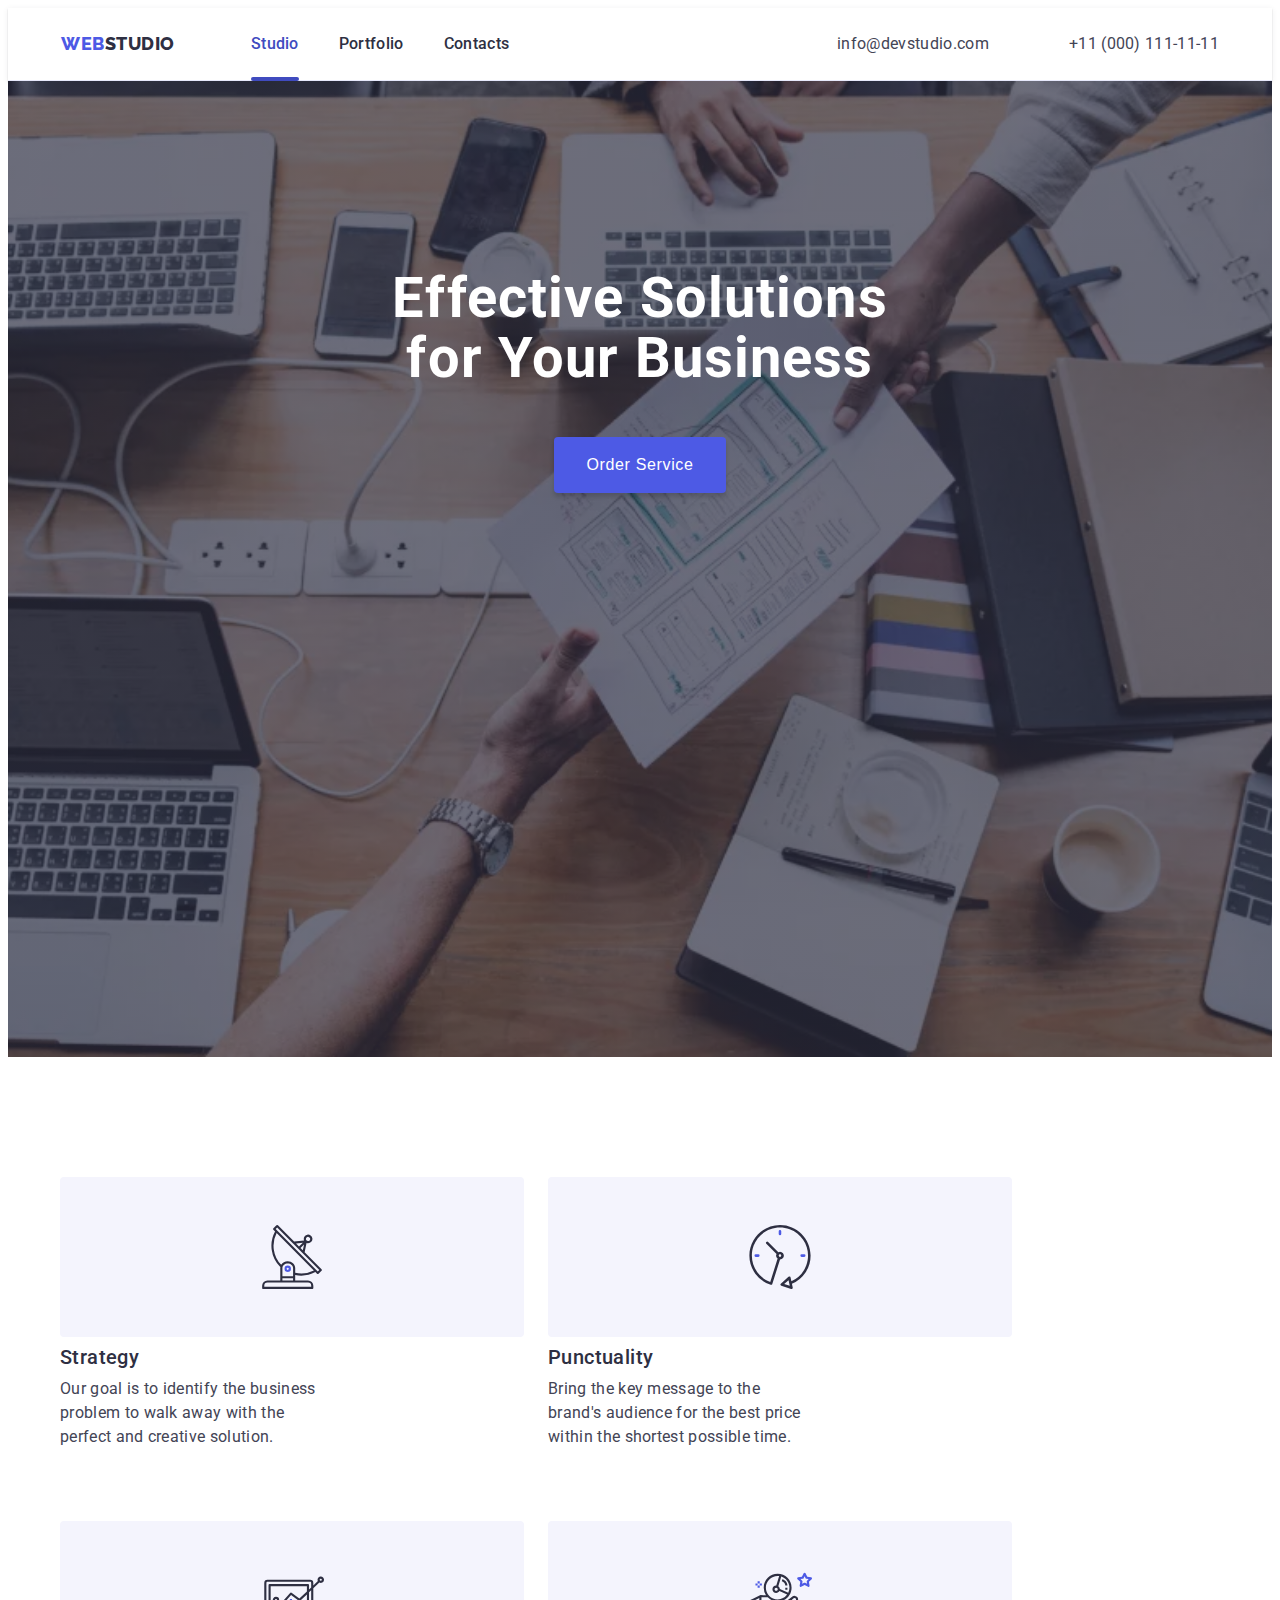
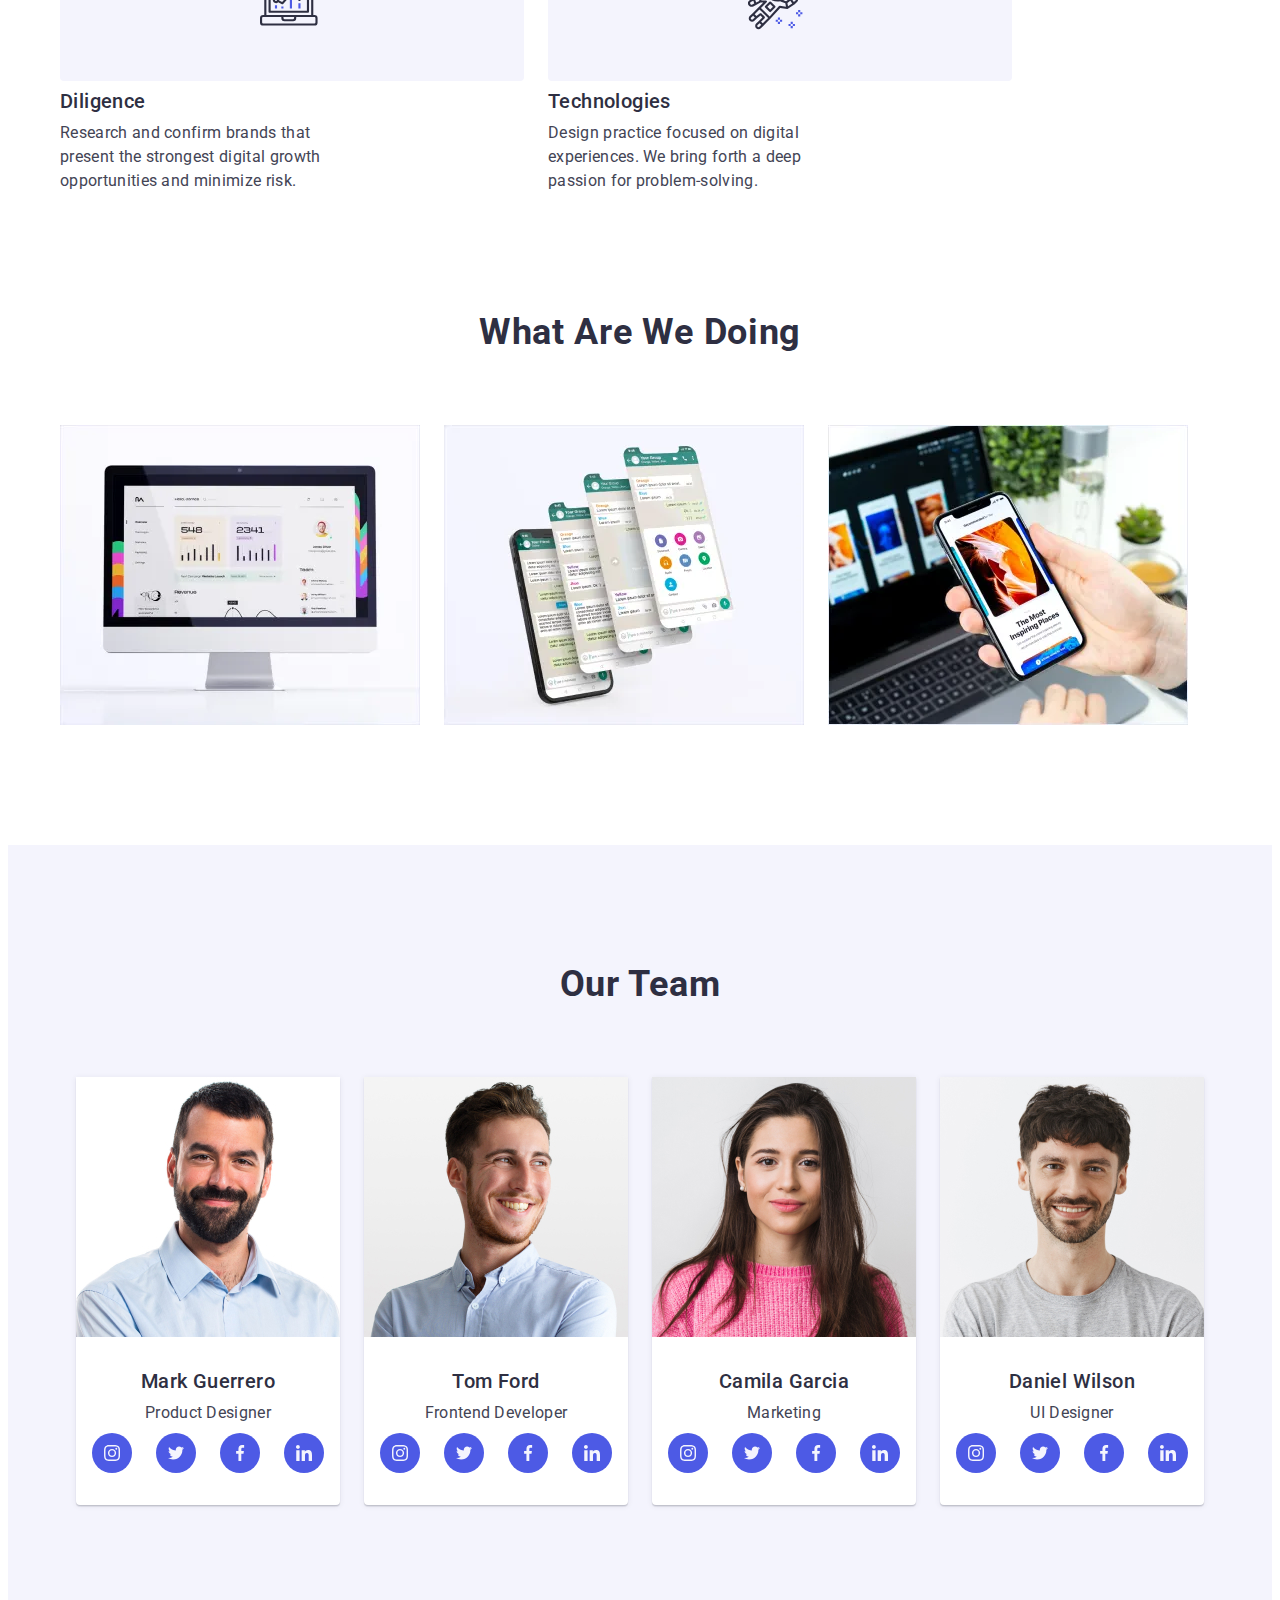
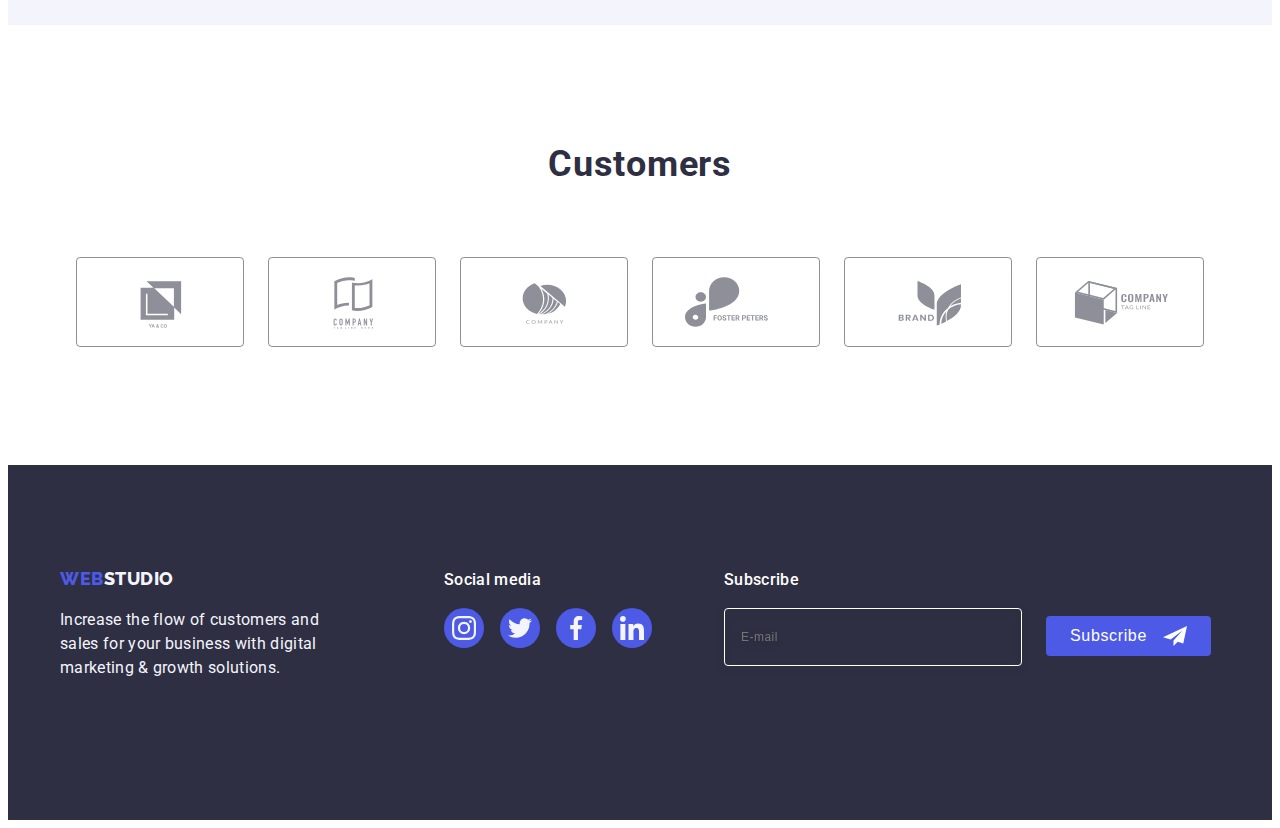
<file: index.html>
<!DOCTYPE html>
<html lang="en">
  <head>
    <meta charset="UTF-8" />
    <meta http-equiv="X-UA-Compatible" content="IE=edge" />
    <meta name="viewport" content="width=device-width, initial-scale=1.0" />
    <title>WebStudio</title>
    <link rel="preconnect" href="https://fonts.googleapis.com" />
    <link rel="preconnect" href="https://fonts.gstatic.com" crossorigin />
    <link
      href="https://fonts.googleapis.com/css2?family=Raleway:wght@800&family=Roboto:wght@400;500;700;900&display=swap"
      rel="stylesheet"
    />
    <link
      rel="stylesheet"
      href="https://cdnjs.cloudflare.com/ajax/libs/modern-normalize/2.0.0/modern-normalize.min.css"
      integrity="sha512-4xo8blKMVCiXpTaLzQSLSw3KFOVPWhm/TRtuPVc4WG6kUgjH6J03IBuG7JZPkcWMxJ5huwaBpOpnwYElP/m6wg=="
      crossorigin="anonymous"
      referrerpolicy="no-referrer"
    />
    <link rel="stylesheet" href="./css/reset.css" />
    <link rel="stylesheet" href="./css/mobile.css" />
    <link rel="stylesheet" href="./css/tablet.css" />
    <link rel="stylesheet" href="./css/desktop.css" />
    <link rel="stylesheet" href="./css/vars.css" />
    <link rel="stylesheet" href="./css/styles.css" />
  </head>
  <body>
    <!-- Header -->
    <header class="header-page">
      <div class="header-container container">
        <nav class="header-nav">
          <a class="logo-first-part-header link" href="./index.html"
            >Web<span class="logo-second-part-header">Studio</span></a
          >
          <ul class="header-menu list">
            <li class="header-menu-item">
              <a class="header-menu-link menu-link-active" href="./index.html"
                >Studio</a
              >
            </li>
            <li class="header-menu-item">
              <a class="header-menu-link link" href="./portfolio.html"
                >Portfolio</a
              >
            </li>
            <li class="header-menu-item">
              <a class="header-menu-link link" href="">Contacts</a>
            </li>
          </ul>
        </nav>
        <address class="address-nav">
          <ul class="address-list list">
            <li class="address-item">
              <a class="address-link link" href="mailto:info@devstudio.com"
                >info@devstudio.com</a
              >
            </li>
            <li class="address-item">
              <a class="address-link link" href="tel:+110001111111"
                >+11 (000) 111-11-11</a
              >
            </li>
          </ul>
        </address>
        <button class="header-btn" type="button" data-menu-open>
          <svg class="header-icon" width="32" height="22">
            <use href="./images/icons.svg#vector"></use>
          </svg>
        </button>
      </div>
    </header>
    <main>
      <!-- Hero -->
      <section class="hero-section">
        <div class="hero container">
          <h1 class="hero-title">Effective Solutions for Your Business</h1>
          <button class="order-button" type="button" data-modal-open>
            Order Service
          </button>
        </div>
      </section>
      <!--Our goals-->
      <section class="section-goals">
        <div class="container goals-container">
          <h2 class="visually-hidden"></h2>
          <ul class="goals-list list">
            <li class="goals-item">
              <div class="icon-goals">
                <svg class="icons" width="64" height="64">
                  <use href="./images/icons.svg#antenna"></use>
                </svg>
              </div>
              <h3 class="goals-title">Strategy</h3>
              <p class="goals-description">
                Our goal is to identify the business problem to walk away with
                the perfect and creative solution.
              </p>
            </li>
            <li class="goals-item">
              <div class="icon-goals">
                <svg class="icons" width="64" height="64">
                  <use href="./images/icons.svg#clock"></use>
                </svg>
              </div>
              <h3 class="goals-title">Punctuality</h3>
              <p class="goals-description">
                Bring the key message to the brand's audience for the best price
                within the shortest possible time.
              </p>
            </li>
            <li class="goals-item">
              <div class="icon-goals">
                <svg class="icons" width="64" height="64">
                  <use href="./images/icons.svg#diagram"></use>
                </svg>
              </div>
              <h3 class="goals-title">Diligence</h3>
              <p class="goals-description">
                Research and confirm brands that present the strongest digital
                growth opportunities and minimize risk.
              </p>
            </li>
            <li class="goals-item">
              <div class="icon-goals">
                <svg class="icons" width="64" height="64">
                  <use href="./images/icons.svg#astronaut"></use>
                </svg>
              </div>
              <h3 class="goals-title">Technologies</h3>
              <p class="goals-description">
                Design practice focused on digital experiences. We bring forth a
                deep passion for problem-solving.
              </p>
            </li>
          </ul>
        </div>
      </section>
      <!--Our Services-->
      <section class="services">
        <div class="container">
          <h2 class="services-title">What are we doing</h2>
          <ul class="services-list list">
            <li class="services-item">
              <picture>
                <source
                  media="(min-width: 1158px)"
                  srcset="
                    ./images/our-services/services1@1x-desk.webp 1x,
                    ./images/our-services/services1@2x-desk.webp 2x
                  "
                  type="image/webp"
                />
                <!-- <source
                  media="(min-width: 1158px)"
                  srcset="
                    ./images/our-services/services1@1x-desc.jpg 1x,
                    ./images/our-services/services1@2x-desc.jpg 2x
                  "
                  type="images/jpg"
                /> -->
                <img
                  class="services-img list"
                  src="./images/our-services/services1@1x-desk.webp"
                  alt="web design"
                  width="360"
                  height="300"
                  loading="lazy"
                />
              </picture>
            </li>
            <li class="services-item">
              <picture>
                <source
                  media="(min-width: 1158px)"
                  srcset="
                    ./images/our-services/services2@1x-desk.webp 1x,
                    ./images/our-services/services2@2x-desk.webp 2x
                  "
                  type="image/webp"
                />
                <!-- <source
                  media="(min-width: 1158px)"
                  srcset="
                    ./images/our-services/services2@1x-desc.jpg 1x,
                    ./images/our-services/services2@2x-desc.jpg 2x
                  "
                  type="images/jpg"
                /> -->

                <img
                  class="services-img list"
                  src="./images/our-services/services2@1x-desk.webp"
                  alt="design for applications"
                  width="360"
                  height="300"
                  loading="lazy"
                />
              </picture>
            </li>
            <li class="services-item">
              <picture>
                <source
                  media="(min-width: 1158px)"
                  srcset="
                    ./images/our-services/services3@1x-desk.webp 1x,
                    ./images/our-services/services3@2x-desk.webp 2x
                  "
                  type="image/webp"
                />
                <!-- <source
                  media="(min-width: 1158px)"
                  srcset="
                    ./images/our-services/services3@1x-desc.jpg 1x,
                    ./images/our-services/services3@2x-desc.jpg 2x
                  "
                  type="image/jpg"
                /> -->

                <img
                  class="services-img list"
                  src="./images/our-services/services3@1x-desk.webp"
                  alt="web design for mobile phones"
                  width="360"
                  height="300"
                  loading="lazy"
                />
              </picture>
            </li>
          </ul>
        </div>
      </section>
      <!--Our Team-->
      <section class="team">
        <div class="team-container container">
          <h2 class="team-title">Our Team</h2>
          <ul class="team-list list">
            <li class="team-item">
              <img
                class="team-photo"
                src="./images/section3/mark-guerrero.jpg"
                alt="Mark Guerrero"
                width="264"
                height="260"
                loading="lazy"
              />
              <div class="employee">
                <h3 class="team-name">Mark Guerrero</h3>
                <p class="team-position">Product Designer</p>
                <ul class="social-list list">
                  <li class="social-item">
                    <a
                      class="social-link"
                      href="https://www.instagram.com/"
                      target="_blank"
                      rel="noopener no-referrer"
                      aria-label="Instagram icon"
                    >
                      <svg class="social-icons" width="16" height="16">
                        <use href="./images/icons.svg#instagram"></use>
                      </svg>
                    </a>
                  </li>
                  <li class="social-item">
                    <a
                      class="social-link"
                      href="https://twitter.com/"
                      target="_blank"
                      rel="noopener no-referrer"
                      aria-label="Instagram icon"
                    >
                      <svg class="social-icons" width="16" height="16">
                        <use href="./images/icons.svg#twitter"></use>
                      </svg>
                    </a>
                  </li>
                  <li class="social-item">
                    <a
                      class="social-link"
                      href="https://facebook.com"
                      target="_blank"
                      rel="noopener no-referrer"
                      aria-label="Instagram icon"
                    >
                      <svg class="social-icons" width="16" height="16">
                        <use href="./images/icons.svg#facebook"></use>
                      </svg>
                    </a>
                  </li>
                  <li class="social-item">
                    <a
                      class="social-link"
                      href="https://linkedin.com"
                      target="_blank"
                      rel="noopener no-referrer"
                      aria-label="Instagram icon"
                    >
                      <svg class="social-icons" width="16" height="16">
                        <use href="./images/icons.svg#linkedin"></use>
                      </svg>
                    </a>
                  </li>
                </ul>
              </div>
            </li>
            <li class="team-item">
              <img
                class="team-photo"
                src="./images/section3/tom-ford.jpg"
                alt="Tom Ford"
                width="264"
                height="260"
                loading="lazy"
              />
              <div class="employee">
                <h3 class="team-name">Tom Ford</h3>
                <p class="team-position">Frontend Developer</p>
                <ul class="social-list list">
                  <li class="social-item">
                    <a
                      class="social-link"
                      href="https://www.instagram.com/"
                      target="_blank"
                      rel="noopener no-referrer"
                      aria-label="Instagram icon"
                    >
                      <svg class="social-icons" width="16" height="16">
                        <use href="./images/icons.svg#instagram"></use>
                      </svg>
                    </a>
                  </li>
                  <li class="social-item">
                    <a
                      class="social-link"
                      href="https://twitter.com/"
                      target="_blank"
                      rel="noopener no-referrer"
                      aria-label="Instagram icon"
                    >
                      <svg class="social-icons" width="16" height="16">
                        <use href="./images/icons.svg#twitter"></use>
                      </svg>
                    </a>
                  </li>
                  <li class="social-item">
                    <a
                      class="social-link"
                      href="https://facebook.com"
                      target="_blank"
                      rel="noopener no-referrer"
                      aria-label="Instagram icon"
                    >
                      <svg class="social-icons" width="16" height="16">
                        <use href="./images/icons.svg#facebook"></use>
                      </svg>
                    </a>
                  </li>
                  <li class="social-item">
                    <a
                      class="social-link"
                      href="https://linkedin.com"
                      target="_blank"
                      rel="noopener no-referrer"
                      aria-label="Instagram icon"
                    >
                      <svg class="social-icons" width="16" height="1x">
                        <use href="./images/icons.svg#linkedin"></use>
                      </svg>
                    </a>
                  </li>
                </ul>
              </div>
            </li>
            <li class="team-item">
              <img
                class="team-photo"
                src="./images/section3/camila-garcia.jpg"
                alt="Camila Garcia"
                width="264"
                height="260"
                loading="lazy"
              />
              <div class="employee">
                <h3 class="team-name">Camila Garcia</h3>
                <p class="team-position">Marketing</p>
                <ul class="social-list list">
                  <li class="social-item">
                    <a
                      class="social-link"
                      href="https://www.instagram.com/"
                      target="_blank"
                      rel="noopener no-referrer"
                      aria-label="Instagram icon"
                    >
                      <svg class="social-icons" width="16" height="16">
                        <use href="./images/icons.svg#instagram"></use>
                      </svg>
                    </a>
                  </li>
                  <li class="social-item">
                    <a
                      class="social-link"
                      href="https://twitter.com/"
                      target="_blank"
                      rel="noopener no-referrer"
                      aria-label="Twitter icon"
                    >
                      <svg class="social-icons" width="16" height="16">
                        <use href="./images/icons.svg#twitter"></use>
                      </svg>
                    </a>
                  </li>
                  <li class="social-item">
                    <a
                      class="social-link"
                      href="https://facebook.com"
                      target="_blank"
                      rel="noopener no-referrer"
                      aria-label="Facebook icon"
                    >
                      <svg class="social-icons" width="16" height="16">
                        <use href="./images/icons.svg#facebook"></use>
                      </svg>
                    </a>
                  </li>
                  <li class="social-item">
                    <a
                      class="social-link"
                      href="https://linkedin.com"
                      target="_blank"
                      rel="noopener no-referrer"
                      aria-label="Linkedin icon"
                    >
                      <svg class="social-icons" width="16" height="16">
                        <use href="./images/icons.svg#linkedin"></use>
                      </svg>
                    </a>
                  </li>
                </ul>
              </div>
            </li>
            <li class="team-item">
              <img
                class="team-photo"
                src="./images/section3/daniel-wilson.jpg"
                alt="Daniel Wilson"
                width="264"
                height="260"
                loading="lazy"
              />
              <div class="employee">
                <h3 class="team-name">Daniel Wilson</h3>
                <p class="team-position">UI Designer</p>
                <ul class="social-list list">
                  <li class="social-item">
                    <a
                      class="social-link"
                      href="https://www.instagram.com/"
                      target="_blank"
                      rel="noopener no-referrer"
                      aria-label="Instagram icon"
                    >
                      <svg class="social-icons" width="16" height="16">
                        <use href="./images/icons.svg#instagram"></use>
                      </svg>
                    </a>
                  </li>
                  <li class="social-item">
                    <a
                      class="social-link"
                      href="https://twitter.com/"
                      target="_blank"
                      rel="noopener no-referrer"
                      aria-label="Instagram icon"
                    >
                      <svg class="social-icons" width="16" height="16">
                        <use href="./images/icons.svg#twitter"></use>
                      </svg>
                    </a>
                  </li>
                  <li class="social-item">
                    <a
                      class="social-link"
                      href="https://facebook.com"
                      target="_blank"
                      rel="noopener no-referrer"
                      aria-label="Instagram icon"
                    >
                      <svg class="social-icons" width="16" height="16">
                        <use href="./images/icons.svg#facebook"></use>
                      </svg>
                    </a>
                  </li>
                  <li class="social-item">
                    <a
                      class="social-link"
                      href="https://linkedin.com"
                      target="_blank"
                      rel="noopener no-referrer"
                      aria-label="Instagram icon"
                    >
                      <svg class="social-icons" width="16" height="16">
                        <use href="./images/icons.svg#linkedin"></use>
                      </svg>
                    </a>
                  </li>
                </ul>
              </div>
            </li>
          </ul>
        </div>
      </section>
      <!-- Customers -->
      <section class="customers-section">
        <div class="customers container">
          <h2 class="customers-title">Customers</h2>
          <ul class="customers-list list">
            <li class="customers-item">
              <a class="customers-link" href="">
                <svg class="clients mobile" width="104" height="56">
                  <use href="./images/icons.svg#client1"></use>
                </svg>
              </a>
            </li>
            <li class="customers-item">
              <a class="customers-link" href="">
                <svg class="clients mobile" width="104" height="56">
                  <use href="./images/icons.svg#client2"></use>
                </svg>
              </a>
            </li>
            <li class="customers-item">
              <a class="customers-link" href="">
                <svg class="clients mobile" width="104" height="56">
                  <use href="./images/icons.svg#client3"></use>
                </svg>
              </a>
            </li>
            <li class="customers-item">
              <a class="customers-link" href="">
                <svg class="clients mobile" width="104" height="56">
                  <use href="./images/icons.svg#client4"></use>
                </svg>
              </a>
            </li>
            <li class="customers-item">
              <a class="customers-link" href="">
                <svg class="clients mobile" width="104" height="56">
                  <use href="./images/icons.svg#client5"></use>
                </svg>
              </a>
            </li>
            <li class="customers-item">
              <a class="customers-link" href="">
                <svg class="clients mobile" width="104" height="56">
                  <use href="./images/icons.svg#client6"></use>
                </svg>
              </a>
            </li>
          </ul>
        </div>
      </section>
    </main>
    <!-- Footer -->
    <footer class="footer">
      <div class="footer-section container">
        <div class="footer-logo-side">
          <a class="logo-first-part-footer link" href="./index.html"
            >Web<span class="logo-second-part-footer">Studio</span></a
          >
          <p class="footer-description">
            Increase the flow of customers and sales for your business with
            digital marketing & growth solutions.
          </p>
        </div>
        <div class="footer-socials">
          <p class="social-text">Social media</p>
          <ul class="footer-social-list list">
            <li class="social-item">
              <a
                class="footer-social"
                href="https://www.instagram.com/"
                target="_blank"
                rel="noopener no-referrer"
                aria-label="Instagram icon"
              >
                <svg class="social-icons" width="24" height="24">
                  <use href="./images/icons.svg#instagram"></use>
                </svg>
              </a>
            </li>
            <li class="social-item">
              <a
                class="footer-social"
                href="https://twitter.com/"
                target="_blank"
                rel="noopener no-referrer"
                aria-label="Twitter icon"
              >
                <svg class="social-icons" width="24" height="24">
                  <use href="./images/icons.svg#twitter"></use>
                </svg>
              </a>
            </li>
            <li class="social-item">
              <a
                class="footer-social"
                href="https://facebook.com"
                target="_blank"
                rel="noopener no-referrer"
                aria-label="Facebook icon"
              >
                <svg class="social-icons" width="24" height="24">
                  <use href="./images/icons.svg#facebook"></use>
                </svg>
              </a>
            </li>
            <li class="social-item">
              <a
                class="footer-social"
                href="https://linkedin.com"
                target="_blank"
                rel="noopener no-referrer"
                aria-label="Linkedin icon"
              >
                <svg class="social-icons" width="24" height="24">
                  <use href="./images/icons.svg#linkedin"></use>
                </svg>
              </a>
            </li>
          </ul>
        </div>

        <div class="footer-subs">
          <p class="footer-subs-caption">Subscribe</p>
          <form class="footer-subs-form">
            <label class="footer-subs-label" for="email">
              <input
                class="footer-subs-input"
                type="email"
                id="email"
                name="email"
                placeholder="E-mail"
                required
              />
            </label>
            <button type="submit" class="footer-subs-button">
              Subscribe
              <svg class="footer-subs-icon" width="24" height="24">
                <use href="./images/icons.svg#subs-icon"></use>
              </svg>
            </button>
          </form>
        </div>
      </div>
    </footer>

    <div class="backdrop is-hidden" data-modal>
      <div class="modal">
        <button class="close-button" type="button" data-modal-close>
          <svg
            class="close-icon"
            width="8"
            height="8"
            aria-label="Close button"
          >
            <use href="./images/icons.svg#close-button"></use>
          </svg>
        </button>
        <p class="modal-caption">
          Leave your contacts and we will call you back
        </p>
        <form class="modal-form">
          <div class="modal-list">
            <label class="modal-tag" for="user-name">Name</label>
            <div class="modal-form-field">
              <input
                type="text"
                id="user-name"
                name="user-name"
                class="modal-input"
                placeholder="James Din"
                required
              />
              <svg class="modal-form-icon" width="18" height="24">
                <use href="./images/icons.svg#user"></use>
              </svg>
            </div>
          </div>
          <div class="modal-list">
            <label class="modal-tag" for="register_form_tel">Phone</label>
            <div class="modal-form-field">
              <input
                type="tel"
                id="register_form_tel"
                name="egister_form_tel"
                class="modal-input"
                placeholder="+380-(93)-555-55-55"
                required
              />
              <svg class="modal-form-icon" width="18" height="24">
                <use href="./images/icons.svg#phone"></use>
              </svg>
            </div>
          </div>
          <div class="modal-list">
            <label class="modal-tag" for="register_form_email">Email</label>
            <div class="modal-form-field">
              <input
                type="email"
                id="register_form_email"
                name="register_form_email"
                class="modal-input"
                placeholder="info@ukr.net"
                required
              />
              <svg class="modal-form-icon" width="18" height="24">
                <use href="./images/icons.svg#email"></use>
              </svg>
            </div>
          </div>
          <div class="modal-comment-box">
            <label class="modal-tag" for="user-comment">Comment</label>
            <textarea
              id="user-comment"
              class="modal-comment"
              name="user-comment"
              rows="5"
              placeholder="Text input"
            ></textarea>
          </div>
          <div class="modal-form-checkbox">
            <input
              class="modal-form-agreement visually-hidden"
              value="true"
              id="user-privacy"
              name="user-privacy"
              type="checkbox"
            />
            <label class="modal-form-agreement-label" for="user-privacy">
              <span class="modal-form-agreement-text">
                <svg class="user-privacy-svg" width="10" height="8">
                  <use href="./images/icons.svg#checked"></use>
                </svg>
              </span>
              I accept the terms and conditions of the
              <a class="modal-privacy-link" href="">Privacy Policy</a>
            </label>
          </div>
          <button type="submit" class="btn-send">Send</button>
        </form>
      </div>
    </div>

    <div class="modal-menu is-open" data-menu>
      <button class="menu-btn-close" data-menu-close>
        <svg class="close-icon" width="8" height="8" aria-label="Close button">
          <use href="./images/icons.svg#close-button"></use>
        </svg>
      </button>
      <ul class="modal-menu-list list">
        <li class="modal-menu-item">
          <a class="modal-menu-link" href="./index.html">Studio</a>
        </li>
        <li class="modal-menu-item">
          <a class="modal-menu-link" href="./portfolio.html">Portfolio</a>
        </li>
        <li class="modal-menu-item">
          <a class="modal-menu-link" href="#">Contacts</a>
        </li>
      </ul>
      <ul class="modal-menu-link-list list">
        <li class="modal-menu-link-phone">
          <a class="modal-menu-link-tel" href="tel:+110001111111"
            >+11 (000) 111-11-11</a
          >
        </li>
        <li class="modal-menu-link-item-mail">
          <a class="modal-menu-link-mail" href="mailto:info@devstudio.com"
            >info@devstudio.com</a
          >
        </li>
      </ul>
      <ul class="modal-social-list list">
        <li class="modal-social-item">
          <a
            class="modal-social-link"
            href="https://www.instagram.com/"
            target="_blank"
            rel="noopener no-referrer"
            aria-label="Instagram icon"
          >
            <svg class="modal-social-icons" width="24" height="24">
              <use href="./images/icons.svg#instagram"></use>
            </svg>
          </a>
        </li>
        <li class="modal-social-item">
          <a
            class="modal-social-link"
            href="https://twitter.com/"
            target="_blank"
            rel="noopener no-referrer"
            aria-label="Instagram icon"
          >
            <svg class="modal-social-icons" width="24" height="24">
              <use href="./images/icons.svg#twitter"></use>
            </svg>
          </a>
        </li>
        <li class="modal-social-item">
          <a
            class="modal-social-link"
            href="https://facebook.com"
            target="_blank"
            rel="noopener no-referrer"
            aria-label="Instagram icon"
          >
            <svg class="modal-social-icons" width="24" height="24">
              <use href="./images/icons.svg#facebook"></use>
            </svg>
          </a>
        </li>
        <li class="modal-social-item">
          <a
            class="modal-social-link"
            href="https://linkedin.com"
            target="_blank"
            rel="noopener no-referrer"
            aria-label="Instagram icon"
          >
            <svg class="modal-social-icons" width="24" height="24">
              <use href="./images/icons.svg#linkedin"></use>
            </svg>
          </a>
        </li>
      </ul>
    </div>
    <script src="./js/modal.js" type="module"></script>
    <script src="./js/menu.js" type="module"></script>
  </body>
</html>
</file>
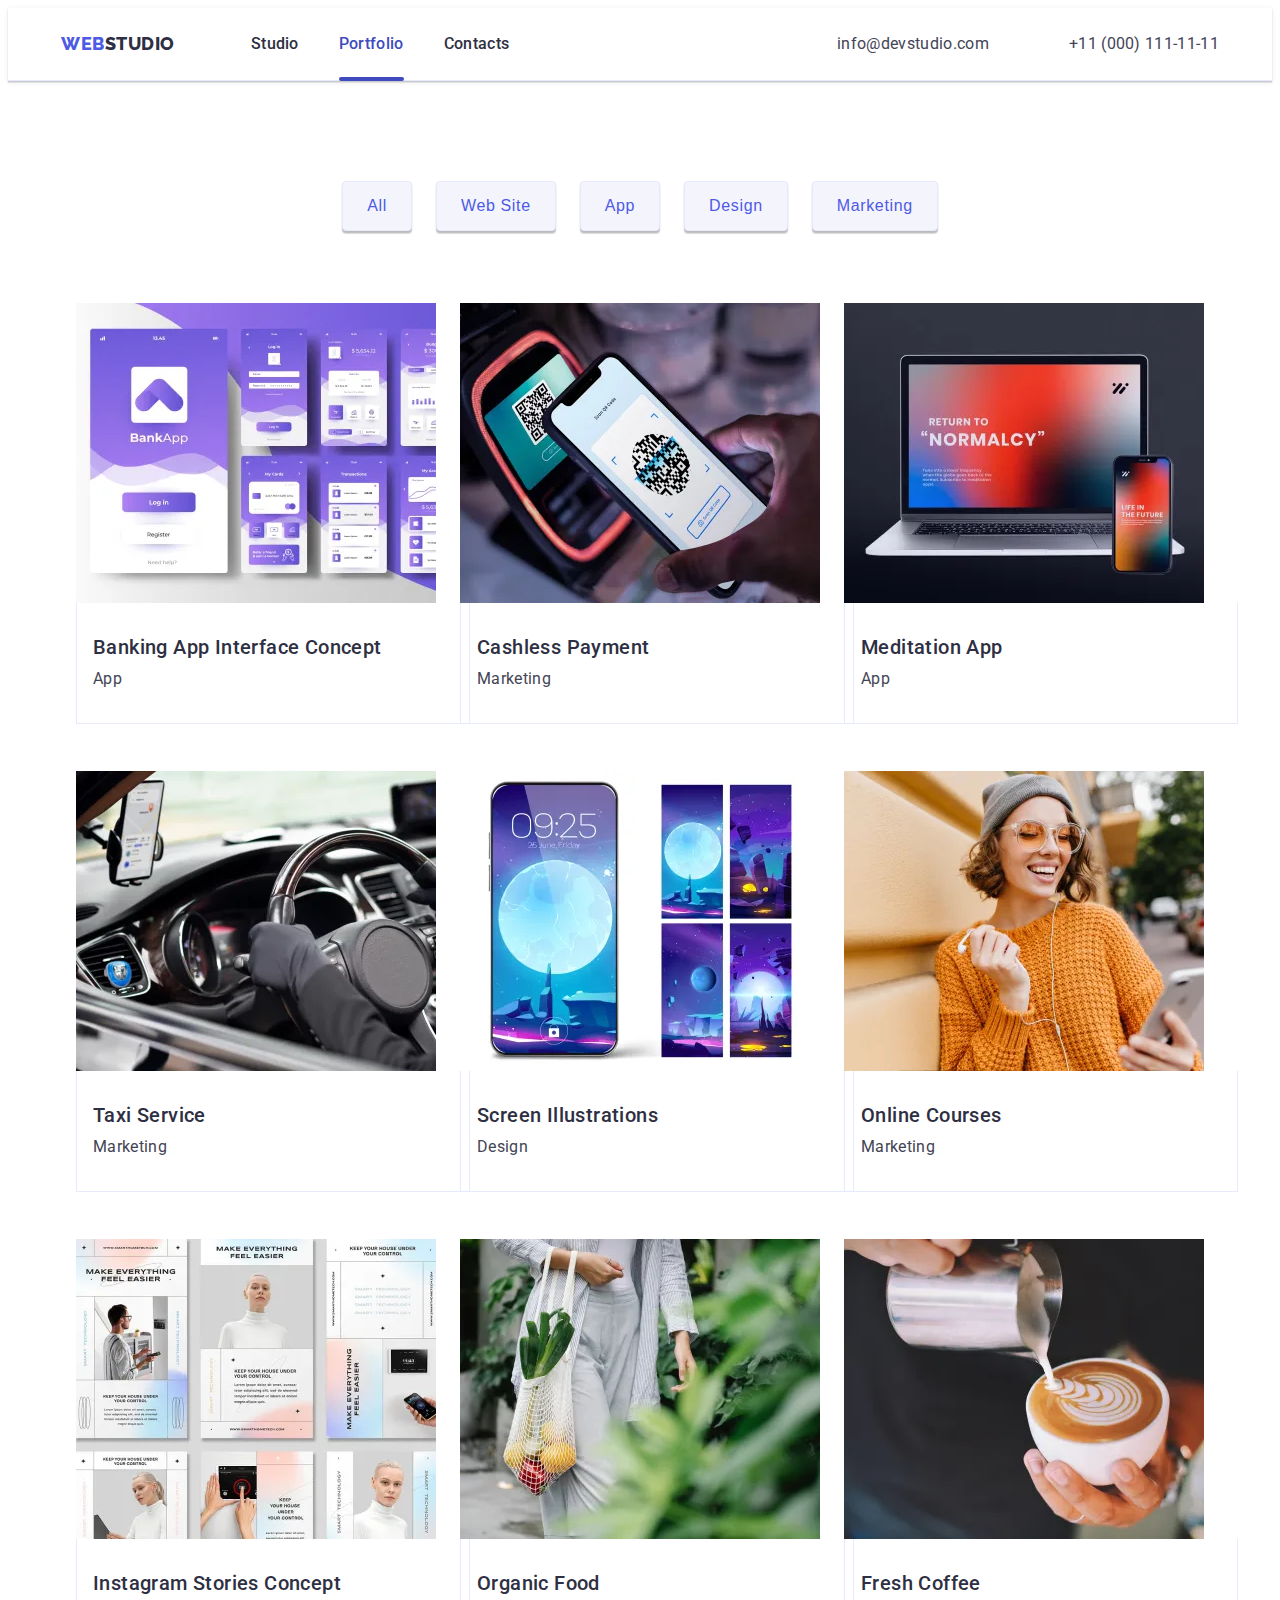
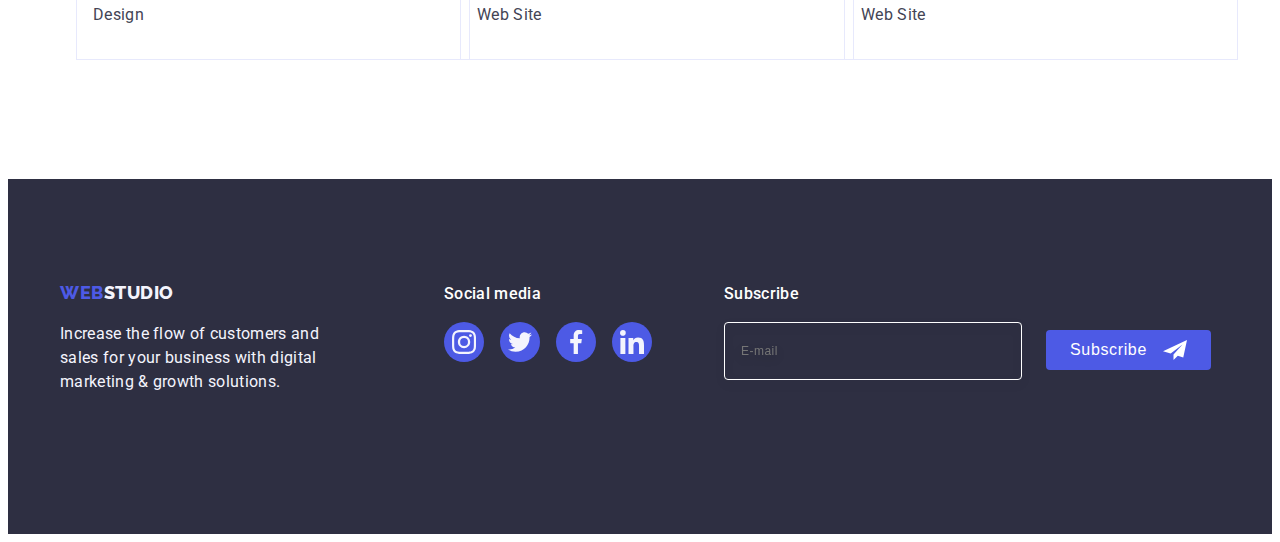
<file: portfolio.html>
<!DOCTYPE html>
<html lang="en">
  <head>
    <meta charset="UTF-8" />
    <meta http-equiv="X-UA-Compatible" content="IE=edge" />
    <meta name="viewport" content="width=device-width, initial-scale=1.0" />
    <title>Portfolio</title>
    <link rel="preconnect" href="https://fonts.googleapis.com" />
    <link rel="preconnect" href="https://fonts.gstatic.com" crossorigin />
    <link
      href="https://fonts.googleapis.com/css2?family=Raleway:wght@800&family=Roboto:wght@400;500;700;900&display=swap"
      rel="stylesheet"
    />
    <link
      rel="stylesheet"
      href="https://cdnjs.cloudflare.com/ajax/libs/modern-normalize/2.0.0/modern-normalize.min.css"
      integrity="sha512-4xo8blKMVCiXpTaLzQSLSw3KFOVPWhm/TRtuPVc4WG6kUgjH6J03IBuG7JZPkcWMxJ5huwaBpOpnwYElP/m6wg=="
      crossorigin="anonymous"
      referrerpolicy="no-referrer"
    />
    <link rel="stylesheet" href="./css/reset.css" />
    <link rel="stylesheet" href="./css/mobile.css" />
    <link rel="stylesheet" href="./css/tablet.css" />
    <link rel="stylesheet" href="./css/desktop.css" />
    <link rel="stylesheet" href="./css/vars.css" />
    <link rel="stylesheet" href="./css/styles.css" />
  </head>
  <body>
    <!-- Header -->
    <header class="header-page header-portfolio">
      <div class="header-container container">
        <nav class="header-nav">
          <a class="logo-first-part-header link" href="./index.html"
            >Web<span class="logo-second-part-header">Studio</span></a
          >
          <ul class="header-menu list">
            <li class="header-menu-item">
              <a class="header-menu-link" href="./index.html">Studio</a>
            </li>
            <li class="header-menu-item">
              <a
                class="header-menu-link menu-link-active"
                href="./portfolio.html"
                >Portfolio</a
              >
            </li>
            <li class="header-menu-item">
              <a class="header-menu-link" href="">Contacts</a>
            </li>
          </ul>
        </nav>
        <address class="address-nav">
          <ul class="address-list list">
            <li class="address-item">
              <a class="address-link link" href="mailto:info@devstudio.com"
                >info@devstudio.com</a
              >
            </li>
            <li class="address-item">
              <a class="address-link link" href="tel:+110001111111"
                >+11 (000) 111-11-11</a
              >
            </li>
          </ul>
        </address>
        <button class="header-btn" type="button" data-menu-open>
          <svg class="header-icon" width="32" height="22">
            <use href="./images/icons.svg#vector"></use>
          </svg>
        </button>
      </div>
    </header>
    <main>
      <section class="section-portfolio">
        <div class="portfolio-container container">
          <h1 class="visually-hidden">portfolio</h1>

          <!-- Filter buttons -->

          <ul class="filter-list list">
            <li class="filter-item" id="#all">
              <button class="filter-button" type="button">All</button>
            </li>
            <li class="filter-item" id="#website">
              <button class="filter-button" type="button">Web Site</button>
            </li>
            <li class="filter-item" id="#app">
              <button class="filter-button" type="button">App</button>
            </li>
            <li class="filter-item" id="#design">
              <button class="filter-button" type="button">Design</button>
            </li>
            <li class="filter-item" id="#marketing">
              <button class="filter-button" type="button">Marketing</button>
            </li>
          </ul>
          <!-- Images group 1 -->
          <ul class="portfolio-job-list list">
            <li class="portfolio-item link">
              <a class="portfolio-links link" href="">
                <div class="overlay">
                  <!-- desktop -->
                  <picture>
                    <source
                      media="(min-width: 1158px)"
                      srcset="
                        ./images/portfolio/img1@1px-desk.webp 1x,
                        ./images/portfolio/img1@2px-desk.webp 2x
                      "
                      type="image/webp"
                    />
                    <!-- tablet -->
                    <source
                      media="(min-width: 768px)"
                      srcset="
                        ./images/portfolio/img1@1px-tab.webp 1x,
                        ./images/portfolio/img1@2px-tab.webp 2x
                      "
                      type="image/webp"
                    />
                    <!-- mobile -->
                    <source
                      media="(max-width: 767px)"
                      srcset="
                        ./images/portfolio/img1@1px-mob.webp 1x,
                        ./images/portfolio/img1@2px-mob.webp 2x
                      "
                      type="image/webp"
                    />
                    <img
                      class="images-group"
                      src="./images/portfolio/img1@1px-mob.webp"
                      alt="screenshots on mobile phone of banking app"
                      width="396"
                      height="280"
                      loading="lazy"
                    />
                  </picture>
                  <p class="overlay-text">
                    14 Stylish and User-Friendly App Design Concepts · Task
                    Manager App · Calorie Tracker App · Exotic Fruit Ecommerce
                    App · Cloud Storage App
                  </p>
                </div>
                <div class="portfolio-block">
                  <h2 class="portfolio-list-head">
                    Banking App Interface Concept
                  </h2>
                  <p class="portfolio-list-description">App</p>
                </div>
              </a>
            </li>
            <li class="portfolio-item link">
              <a class="portfolio-links link" href="">
                <div class="overlay">
                  <picture>
                    <!-- desktop -->
                    <source
                      media="(min-width: 1158px)"
                      srcset="
                        ./images/portfolio/img2@1px-desk.webp 1x,
                        ./images/portfolio/img2@2px-desk.webp 2x
                      "
                      type="image/webp"
                    />
                    <!-- tablet -->
                    <source
                      media="(min-width: 768px)"
                      srcset="
                        ./images/portfolio/img2@1px-tab.webp 1x,
                        ./images/portfolio/img2@2px-tab.webp 2x
                      "
                      type="image/webp"
                    />
                    <!-- mobile -->
                    <source
                      media="(max-width: 767px)"
                      srcset="
                        ./images/portfolio/img2@1px-mob.webp 1x,
                        ./images/portfolio/img2@2px-mob.webp 2x
                      "
                      type="image/webp"
                    />
                    <img
                      class="images-group"
                      src="./images/portfolio/img2@1px-mob.webp"
                      alt="man paying with mobile by qr-code"
                      width="396"
                      height="280"
                      loading="lazy"
                    />
                  </picture>
                  <p class="overlay-text">
                    14 Stylish and User-Friendly App Design Concepts · Task
                    Manager App · Calorie Tracker App · Exotic Fruit Ecommerce
                    App · Cloud Storage App
                  </p>
                </div>
                <div class="portfolio-block">
                  <h2 class="portfolio-list-head">Cashless Payment</h2>
                  <p class="portfolio-list-description">Marketing</p>
                </div>
              </a>
            </li>
            <li class="portfolio-item link">
              <a class="portfolio-links link" href="">
                <div class="overlay">
                  <picture>
                    <!-- desktop -->
                    <source
                      media="(min-width: 1158px)"
                      srcset="
                        ./images/portfolio/img3@1px-desk.webp 1x,
                        ./images/portfolio/img3@2px-desk.webp 2x
                      "
                      type="image/webp"
                    />
                    <!-- tablet -->
                    <source
                      media="(min-width: 768px)"
                      srcset="
                        ./images/portfolio/img3@1px-tab.webp 1x,
                        ./images/portfolio/img3@2px-tab.webp 2x
                      "
                      type="image/webp"
                    />
                    <!-- mobile -->
                    <source
                      media="(max-width: 767px)"
                      srcset="
                        ./images/portfolio/img3@1px-mob.webp 1x,
                        ./images/portfolio/img3@2px-mob.webp 2x
                      "
                      type="image/webp"
                    />
                    <img
                      class="images-group"
                      src="./images/portfolio/img3@1px-mob.webp"
                      alt="man paying with mobile by qr-code"
                      width="396"
                      height="280"
                      loading="lazy"
                    />
                  </picture>

                  <p class="overlay-text">
                    14 Stylish and User-Friendly App Design Concepts · Task
                    Manager App · Calorie Tracker App · Exotic Fruit Ecommerce
                    App · Cloud Storage App
                  </p>
                </div>
                <div class="portfolio-block">
                  <h2 class="portfolio-list-head">Meditation App</h2>
                  <p class="portfolio-list-description">App</p>
                </div>
              </a>
            </li>

            <!-- Images group 2 -->
            <li class="portfolio-item link">
              <a class="portfolio-links link" href="">
                <div class="overlay">
                  <picture>
                    <!-- desktop -->
                    <source
                      media="(min-width: 1158px)"
                      srcset="
                        ./images/portfolio/img4@1px-desk.webp 1x,
                        ./images/portfolio/img4@2px-desk.webp 2x
                      "
                      type="image/webp"
                    />
                    <!-- tablet -->
                    <source
                      media="(min-width: 768px)"
                      srcset="
                        ./images/portfolio/img4@1px-tab.webp 1x,
                        ./images/portfolio/img4@2px-tab.webp 2x
                      "
                      type="image/webp"
                    />
                    <!-- mobile -->
                    <source
                      media="(max-width: 767px)"
                      srcset="
                        ./images/portfolio/img4@1px-mob.webp 1x,
                        ./images/portfolio/img4@2px-mob.webp 2x
                      "
                      type="image/webp"
                    />
                    <img
                      class="images-group"
                      src="./images/portfolio/img4@1px-mob.webp"
                      alt="man paying with mobile by qr-code"
                      width="396"
                      height="280"
                      loading="lazy"
                    />
                  </picture>

                  <p class="overlay-text">
                    14 Stylish and User-Friendly App Design Concepts · Task
                    Manager App · Calorie Tracker App · Exotic Fruit Ecommerce
                    App · Cloud Storage App
                  </p>
                </div>
                <div class="portfolio-block">
                  <h2 class="portfolio-list-head">Taxi Service</h2>
                  <p class="portfolio-list-description">Marketing</p>
                </div>
              </a>
            </li>
            <li class="portfolio-item link">
              <a class="portfolio-links link" href="">
                <div class="overlay">
                  <picture>
                    <!-- desktop -->
                    <source
                      media="(min-width: 1158px)"
                      srcset="
                        ./images/portfolio/img5@1px-desk.webp 1x,
                        ./images/portfolio/img5@2px-desk.webp 2x
                      "
                      type="image/webp"
                    />
                    <!-- tablet -->
                    <source
                      media="(min-width: 768px)"
                      srcset="
                        ./images/portfolio/img5@1px-tab.webp 1x,
                        ./images/portfolio/img5@2px-tab.webp 2x
                      "
                      type="image/webp"
                    />
                    <!-- mobile -->
                    <source
                      media="(max-width: 767px)"
                      srcset="
                        ./images/portfolio/img5@1px-mob.webp 1x,
                        ./images/portfolio/img5@2px-mob.webp 2x
                      "
                      type="image/webp"
                    />
                    <img
                      class="images-group"
                      src="./images/portfolio/img5@1px-mob.webp"
                      alt="man paying with mobile by qr-code"
                      width="396"
                      height="280"
                      loading="lazy"
                    />
                  </picture>

                  <p class="overlay-text">
                    14 Stylish and User-Friendly App Design Concepts · Task
                    Manager App · Calorie Tracker App · Exotic Fruit Ecommerce
                    App · Cloud Storage App
                  </p>
                </div>
                <div class="portfolio-block">
                  <h2 class="portfolio-list-head">Screen Illustrations</h2>
                  <p class="portfolio-list-description">Design</p>
                </div>
              </a>
            </li>
            <li class="portfolio-item link">
              <a class="portfolio-links link" href="">
                <div class="overlay">
                  <picture>
                    <!-- desktop -->
                    <source
                      media="(min-width: 1158px)"
                      srcset="
                        ./images/portfolio/img6@1px-desk.webp 1x,
                        ./images/portfolio/img6@2px-desk.webp 2x
                      "
                      type="image/webp"
                    />
                    <!-- tablet -->
                    <source
                      media="(min-width: 768px)"
                      srcset="
                        ./images/portfolio/img6@1px-tab.webp 1x,
                        ./images/portfolio/img6@2px-tab.webp 2x
                      "
                      type="image/webp"
                    />
                    <!-- mobile -->
                    <source
                      media="(max-width: 767px)"
                      srcset="
                        ./images/portfolio/img6@1px-mob.webp 1x,
                        ./images/portfolio/img6@2px-mob.webp 2x
                      "
                      type="image/webp"
                    />
                    <img
                      class="images-group"
                      src="./images/portfolio/img6@1px-mob.webp"
                      alt="man paying with mobile by qr-code"
                      width="396"
                      height="280"
                      loading="lazy"
                    />
                  </picture>

                  <p class="overlay-text">
                    14 Stylish and User-Friendly App Design Concepts · Task
                    Manager App · Calorie Tracker App · Exotic Fruit Ecommerce
                    App · Cloud Storage App
                  </p>
                </div>
                <div class="portfolio-block">
                  <h2 class="portfolio-list-head">Online Courses</h2>
                  <p class="portfolio-list-description">Marketing</p>
                </div>
              </a>
            </li>
            <!-- Images group 3 -->

            <li class="portfolio-item link">
              <a class="portfolio-links link" href="">
                <div class="overlay">
                  <picture>
                    <!-- desktop -->
                    <source
                      media="(min-width: 1158px)"
                      srcset="
                        ./images/portfolio/img7@1px-desk.webp 1x,
                        ./images/portfolio/img7@2px-desk.webp 2x
                      "
                      type="image/webp"
                    />
                    <!-- tablet -->
                    <source
                      media="(min-width: 768px)"
                      srcset="
                        ./images/portfolio/img7@1px-tab.webp 1x,
                        ./images/portfolio/img7@2px-tab.webp 2x
                      "
                      type="image/webp"
                    />
                    <!-- mobile -->
                    <source
                      media="(max-width: 767px)"
                      srcset="
                        ./images/portfolio/img7@1px-mob.webp 1x,
                        ./images/portfolio/img7@2px-mob.webp 2x
                      "
                      type="image/webp"
                    />
                    <img
                      class="images-group"
                      src="./images/portfolio/img7@1px-mob.webp"
                      alt="man paying with mobile by qr-code"
                      width="396"
                      height="280"
                      loading="lazy"
                    />
                  </picture>

                  <p class="overlay-text">
                    14 Stylish and User-Friendly App Design Concepts · Task
                    Manager App · Calorie Tracker App · Exotic Fruit Ecommerce
                    App · Cloud Storage App
                  </p>
                </div>
                <div class="portfolio-block">
                  <h2 class="portfolio-list-head">Instagram Stories Concept</h2>
                  <p class="portfolio-list-description">Design</p>
                </div>
              </a>
            </li>
            <li class="portfolio-item link">
              <a class="portfolio-links link" href="">
                <div class="overlay">
                  <picture>
                    <!-- desktop -->
                    <source
                      media="(min-width: 1158px)"
                      srcset="
                        ./images/portfolio/img8@1px-desk.webp 1x,
                        ./images/portfolio/img8@2px-desk.webp 2x
                      "
                      type="image/webp"
                    />
                    <!-- tablet -->
                    <source
                      media="(min-width: 768px)"
                      srcset="
                        ./images/portfolio/img8@1px-tab.webp 1x,
                        ./images/portfolio/img8@2px-tab.webp 2x
                      "
                      type="image/webp"
                    />
                    <!-- mobile -->
                    <source
                      media="(max-width: 767px)"
                      srcset="
                        ./images/portfolio/img8@1px-mob.webp 1x,
                        ./images/portfolio/img8@2px-mob.webp 2x
                      "
                      type="image/webp"
                    />
                    <img
                      class="images-group"
                      src="./images/portfolio/img8@1px-mob.webp"
                      alt="man paying with mobile by qr-code"
                      width="396"
                      height="280"
                      loading="lazy"
                    />
                  </picture>

                  <p class="overlay-text">
                    14 Stylish and User-Friendly App Design Concepts · Task
                    Manager App · Calorie Tracker App · Exotic Fruit Ecommerce
                    App · Cloud Storage App
                  </p>
                </div>
                <div class="portfolio-block">
                  <h2 class="portfolio-list-head">Organic Food</h2>
                  <p class="portfolio-list-description">Web Site</p>
                </div>
              </a>
            </li>
            <li class="portfolio-item link">
              <a class="portfolio-links link" href="">
                <div class="overlay">
                  <picture>
                    <!-- desktop -->
                    <source
                      media="(min-width: 1158px)"
                      srcset="
                        ./images/portfolio/img9@1px-desk.webp 1x,
                        ./images/portfolio/img9@2px-desk.webp 2x
                      "
                      type="image/webp"
                    />
                    <!-- tablet -->
                    <source
                      media="(min-width: 768px)"
                      srcset="
                        ./images/portfolio/img9@1px-tab.webp 1x,
                        ./images/portfolio/img9@2px-tab.webp 2x
                      "
                      type="image/webp"
                    />
                    <!-- mobile -->
                    <source
                      media="(max-width: 767px)"
                      srcset="
                        ./images/portfolio/img9@1px-mob.webp 1x,
                        ./images/portfolio/img9@2px-mob.webp 2x
                      "
                      type="image/webp"
                    />
                    <img
                      class="images-group"
                      src="./images/portfolio/img9@1px-mob.webp"
                      alt="man paying with mobile by qr-code"
                      width="396"
                      height="280"
                      loading="lazy"
                    />
                  </picture>

                  <p class="overlay-text">
                    14 Stylish and User-Friendly App Design Concepts · Task
                    Manager App · Calorie Tracker App · Exotic Fruit Ecommerce
                    App · Cloud Storage App
                  </p>
                </div>
                <div class="portfolio-block">
                  <h2 class="portfolio-list-head">Fresh Coffee</h2>
                  <p class="portfolio-list-description">Web Site</p>
                </div>
              </a>
            </li>
          </ul>
        </div>
      </section>
    </main>
    <footer class="footer">
      <div class="footer-section container">
        <div class="footer-logo-side">
          <a class="logo-first-part-footer link" href="./index.html"
            >Web<span class="logo-second-part-footer">Studio</span></a
          >
          <p class="footer-description">
            Increase the flow of customers and sales for your business with
            digital marketing & growth solutions.
          </p>
        </div>
        <div class="footer-socials">
          <p class="social-text">Social media</p>
          <ul class="footer-social-list list">
            <li class="social-item">
              <a
                class="footer-social"
                href="https://www.instagram.com/"
                target="_blank"
                rel="noopener no-referrer"
                aria-label="Instagram icon"
              >
                <svg class="social-icons" width="24" height="24">
                  <use href="./images/icons.svg#instagram"></use>
                </svg>
              </a>
            </li>
            <li class="social-item">
              <a
                class="footer-social"
                href="https://twitter.com/"
                target="_blank"
                rel="noopener no-referrer"
                aria-label="Twitter icon"
              >
                <svg class="social-icons" width="24" height="24">
                  <use href="./images/icons.svg#twitter"></use>
                </svg>
              </a>
            </li>
            <li class="social-item">
              <a
                class="footer-social"
                href="https://facebook.com"
                target="_blank"
                rel="noopener no-referrer"
                aria-label="Facebook icon"
              >
                <svg class="social-icons" width="24" height="24">
                  <use href="./images/icons.svg#facebook"></use>
                </svg>
              </a>
            </li>
            <li class="social-item">
              <a
                class="footer-social"
                href="https://linkedin.com"
                target="_blank"
                rel="noopener no-referrer"
                aria-label="Linkedin icon"
              >
                <svg class="social-icons" width="24" height="24">
                  <use href="./images/icons.svg#linkedin"></use>
                </svg>
              </a>
            </li>
          </ul>
        </div>
        <div class="footer-subs">
          <p class="footer-subs-caption">Subscribe</p>
          <form class="footer-subs-form">
            <label class="footer-subs-label" for="email">
              <input
                class="footer-subs-input"
                type="email"
                id="email"
                name="email"
                placeholder="E-mail"
                required
              />
            </label>
            <button type="submit" class="footer-subs-button">
              Subscribe
              <svg class="footer-subs-icon" width="24" height="24">
                <use href="./images/icons.svg#subs-icon"></use>
              </svg>
            </button>
          </form>
        </div>
      </div>
    </footer>

    <div class="modal-menu is-open" data-menu>
      <button class="menu-btn-close" data-menu-close>
        <svg class="close-icon" width="8" height="8" aria-label="Close button">
          <use href="./images/icons.svg#close-button"></use>
        </svg>
      </button>
      <ul class="modal-menu-list list">
        <li class="modal-menu-item">
          <a class="modal-menu-link" href="./index.html">Studio</a>
        </li>
        <li class="modal-menu-item">
          <a class="modal-menu-link" href="./portfolio.html">Portfolio</a>
        </li>
        <li class="modal-menu-item">
          <a class="modal-menu-link" href="#">Contacts</a>
        </li>
      </ul>
      <ul class="modal-menu-link-list list">
        <li class="modal-menu-link-item">
          <a class="modal-menu-link-tel" href="tel:+110001111111"
            >+11 (000) 111-11-11</a
          >
        </li>
        <li class="modal-menu-link-item">
          <a class="modal-menu-link-mail" href="mailto:info@devstudio.com"
            >info@devstudio.com</a
          >
        </li>
      </ul>
      <ul class="modal-social-list list">
        <li class="modal-social-item">
          <a
            class="modal-social-link"
            href="https://www.instagram.com/"
            target="_blank"
            rel="noopener no-referrer"
            aria-label="Instagram icon"
          >
            <svg class="modal-social-icons" width="24" height="24">
              <use href="./images/icons.svg#instagram"></use>
            </svg>
          </a>
        </li>
        <li class="modal-social-item">
          <a
            class="modal-social-link"
            href="https://twitter.com/"
            target="_blank"
            rel="noopener no-referrer"
            aria-label="Instagram icon"
          >
            <svg class="modal-social-icons" width="24" height="24">
              <use href="./images/icons.svg#twitter"></use>
            </svg>
          </a>
        </li>
        <li class="modal-social-item">
          <a
            class="modal-social-link"
            href="https://facebook.com"
            target="_blank"
            rel="noopener no-referrer"
            aria-label="Instagram icon"
          >
            <svg class="modal-social-icons" width="24" height="24">
              <use href="./images/icons.svg#facebook"></use>
            </svg>
          </a>
        </li>
        <li class="modal-social-item">
          <a
            class="modal-social-link"
            href="https://linkedin.com"
            target="_blank"
            rel="noopener no-referrer"
            aria-label="Instagram icon"
          >
            <svg class="modal-social-icons" width="24" height="24">
              <use href="./images/icons.svg#linkedin"></use>
            </svg>
          </a>
        </li>
      </ul>
    </div>

    <script src="./js/menu.js"></script>
  </body>
</html>
</file>
<file: css/mobile.css>
.container {
  margin: 0 auto;
  padding-left: 16px;
  padding-right: 16px;
  min-width: 320px;
  max-width: 428px;
}
/**
  |============================
  | Header
  |============================
*/
.logo-first-part-header {
  margin-right: 76px;
  padding-top: 25.5px;
  padding-bottom: 25.5px;

  font-family: var(--font-logo);
  font-weight: 800;
  font-size: 18px;
  line-height: 1.17;
  letter-spacing: 0.03em;
  text-transform: uppercase;
  color: var(--button-color);
}
.logo-second-part-header {
  font-family: var(--font-logo);
  font-weight: 800;
  font-size: 18px;
  line-height: 1.17;
  letter-spacing: 0.03em;
  text-transform: uppercase;
  color: var(--primary-cl);
}
.header-container {
  display: flex;
  align-items: center;
  min-width: 428px;
  height: 70px;
}
.header-nav {
  display: inline-block;
}
.header-menu {
  display: none;
}
.header-menu-item {
  position: relative;

  align-items: center;
  justify-content: center;
}
.header-menu-link {
  position: relative;

  display: block;
  padding-top: 24px;
  padding-bottom: 24px;

  font-style: normal;
  font-weight: 500;
  font-size: 16px;
  line-height: 1.5;
  letter-spacing: 0.02em;
  color: var(--primary-cl);
  transition: color 250ms cubic-bezier(0.4, 0, 0.2, 1);
}
.header-menu-link:hover,
.header-menu-link:focus {
  color: var(--accent-color);
}
.menu-link-active {
  color: var(--accent-color);
}
.menu-link-active::after {
  content: '';

  position: absolute;
  bottom: -1px;
  left: 0;
  display: block;

  width: 100%;
  height: 4px;
  border-radius: 2px;
  background-color: var(--accent-color);
  transition: color 250ms cubic-bezier(0.4, 0, 0.2, 1);
}
.header-btn {
  display: block;
  border: none;
  margin-left: auto;
  align-items: center;
  background-color: transparent;
}
.is-open {
  pointer-events: none;
  opacity: 0;
  visibility: hidden;
}
.is-hidden {
  pointer-events: none;
  opacity: 0;
  visibility: hidden;
}
.modal-menu {
  position: fixed;
  display: flex;
  flex-direction: column;
  width: 100%;
  height: 100%;
  top: 0;

  left: 0;
  padding-top: 80px;
  padding-right: 35px;
  padding-bottom: 40px;
  padding-left: 40px;

  background-color: var(--white-cl);
}

.menu-btn-close {
  display: block;
  border: none;
  background-color: transparent;
}
.menu-btn-close {
  position: absolute;
  right: 24px;
  top: 24px;

  display: flex;
  justify-content: center;
  align-items: center;
  padding: 0;
  width: 24px;
  height: 24px;
  border-radius: 50%;
  cursor: pointer;

  border: 1px solid rgba(0, 0, 0, 0.1);
  background: var(--cornflower);
  transition: background-color 250ms cubic-bezier(0.4, 0, 0.2, 1),
    border 250ms cubic-bezier(0.4, 0, 0.2, 1);
}
.menu-btn-close:hover,
.menu-btn-close:focus {
  border: none;
  background-color: var(--accent-color);
}
.modal-menu-list {
  margin-bottom: auto;
}
.modal-menu-item {
  margin-bottom: 40px;
}
.modal-menu-link {
  display: block;
  font-size: 36px;
  font-weight: 700;
  line-height: 1.1;
  letter-spacing: 0.02em;
  text-transform: capitalize;

  color: var(--primary-cl);
  transition: color 250ms cubic-bezier(0.4, 0, 0.2, 1);
}
.modal-menu-link-list {
  margin-bottom: 48px;
}
.modal-menu-link-phone {
  margin-bottom: 40px;
}
.modal-menu-link-tel {
  font-size: 36px;
  font-weight: 700;
  line-height: 1.1;
  letter-spacing: 0.02em;
  text-transform: capitalize;

  color: var(--button-color);
  transition: color 250ms cubic-bezier(0.4, 0, 0.2, 1);
}
.modal-menu-link-mail {
  font-size: 20px;
  font-weight: 500;
  line-height: 1.2;
  letter-spacing: 0.02em;

  color: var(--descriptions);
}
.modal-social-list {
  display: flex;
  justify-content: space-between;
  gap: 24px;
}
.modal-social-link {
  display: flex;
  justify-content: center;
  align-items: center;
  width: 40px;
  height: 40px;

  background-color: var(--button-color);
  border-radius: 50%;

  transition: background-color 250ms cubic-bezier(0.4, 0, 0.2, 1);
}
.social-link:hover,
.social-link:focus {
  background-color: var(--accent-color);

  transform: translateY(0);
  transition-duration: 250ms;
  transition-timing-function: cubic-bezier(0.4, 0, 0.2, 1);
}
.modal-social-icons {
  color: currentColor;
  fill: var(--light-cl);
}
/* --------------------Address--------------------- */
address {
  font-style: normal;
}
.address-nav {
  margin-left: auto;
}
.address-list {
  display: none;
}
.address-link {
  padding-top: 24px;
  padding-bottom: 24px;
  font-style: normal;
  list-style: none;
  font-weight: 400;
  font-size: 16px;
  line-height: 1.5;
  letter-spacing: 0.02em;
  color: #434455;

  transition: color 250ms cubic-bezier(0.4, 0, 0.2, 1);
}
.address-link:hover,
.address-link:focus {
  color: var(--accent-color);

  transform: translateY(0);
  transition-duration: 250ms;
  transition-timing-function: cubic-bezier(0.4, 0, 0.2, 1);
}
/**
  |============================
  | HERo
  |============================
*/
.hero-section {
  min-width: 428px;
  min-height: 432px;
  padding: 112px 0;
  margin: 0 auto;

  background-position: center;
  background-size: cover;

  background-color: var(--primary-cl);
  text-align: center;

  background-image: var(--main-gradient), url('../images/hero/hero@1x-mob.webp');
  background-repeat: no-repeat;
}
@media (min-device-pixel-ratio: 2),
  (-webkit-min-device-pixel-ratio: 2),
  (min-resolution: 192dpi),
  (min-resolution: 2dppx) {
  .hero-section {
    background-image: var(--main-gradient),
      url('../images/hero/hero@2x-mob.webp');
    background-repeat: no-repeat;
  }
}

.hero-title {
  align-items: center;
  max-width: 320px;
  margin: auto;
  margin-bottom: 72px;

  font-weight: 700;
  font-size: 36px;
  line-height: 1.11;
  letter-spacing: 0.02em;

  color: var(--white-cl);
}
.order-button {
  display: block;
  margin: auto;
  border: none;
  min-width: 169px;
  height: 56px;
  padding: 16px 32px;
  border-radius: 4px;
  box-shadow: 0px 4px 4px 0px rgba(0, 0, 0, 0.15);

  font-size: 16px;
  font-weight: 500;
  letter-spacing: 0.04em;
  line-height: 1.5;
  color: #ffffff;
  background: var(--button-color);
  cursor: pointer;

  transition: background-color 250ms cubic-bezier(0.4, 0, 0.2, 1);
}
.order-button:hover,
.order-button:focus {
  background-color: var(--accent-color);

  transform: translateY(0);
  transition-duration: 250ms;
  transition-timing-function: cubic-bezier(0.4, 0, 0.2, 1);
}

/**
  |============================
  | OUR GOALS
  |============================
*/
.section-goals {
  padding: 96px 0;
  min-width: 428px;
}
.goals-list {
  display: flex;
  flex-wrap: wrap;
  row-gap: 72px;
}
.goals-item {
  flex-basis: 100%;
}
.icons {
  display: none;
}
.goals-title {
  margin-bottom: 8px;
  text-align: center;
  font-size: 36px;
  font-weight: 700;
  line-height: 1.1;
  letter-spacing: 0.02em;
  text-transform: capitalize;

  color: var(--primary-cl);
  transition: color 250ms cubic-bezier(0.4, 0, 0.2, 1);
}
.goals-description {
  max-width: 396px;
  margin: 0 auto;
  margin-top: 0;
  margin-bottom: 0;

  font-weight: 500;
  font-size: 16px;
  line-height: 1.5;
  letter-spacing: 0.02em;
  color: var(--descriptions);
}
/**
  |============================
  | OUR SERVICES
  |============================
*/
.services {
  display: none;
}
/**
  |============================
  | OUR TEAM
  |============================
*/
.team {
  background-color: var(--light-cl);
  padding: 96px 0;
  min-width: 428px;
}
.team-title {
  margin-top: 0;
  margin-bottom: 72px;

  font-weight: 700;
  font-size: 36px;
  line-height: 1.11;
  letter-spacing: 0.02em;
  text-transform: capitalize;
  text-align: center;
  color: var(--primary-cl);
}
.team-list {
  display: flex;
  flex-direction: column;
  flex-wrap: wrap;
  align-items: center;
  justify-content: center;
  gap: 72px;
}
.team-item {
  box-shadow: var(--team-shadow);

  border-radius: 0px 0px 4px 4px;

  background-color: var(--white-cl);
}
.team-item:nth-child(4n) {
  margin-bottom: 0;
}
.employee {
  padding: 32px 16px;
  text-align: center;
}
.team-name {
  margin-bottom: 8px;
  font-weight: 500;
  font-size: 20px;
  line-height: 1.2;
  letter-spacing: 0.02em;
  color: var(--primary-cl);
}
.team-position {
  margin-top: 0;
  margin-bottom: 8px;
  font-weight: 400;
  font-size: 16px;
  line-height: 1.5;
  letter-spacing: 0.02em;
  color: var(--descriptions);
}
.social-list {
  display: flex;
  justify-content: center;
  gap: 24px;
}
.social-link {
  display: flex;
  justify-content: center;
  align-items: center;
  width: 40px;
  height: 40px;

  background-color: var(--button-color);
  border-radius: 50%;

  transition: background-color 250ms cubic-bezier(0.4, 0, 0.2, 1);
}
.social-link:hover,
.social-link:focus {
  background-color: var(--accent-color);

  transform: translateY(0);
  transition-duration: 250ms;
  transition-timing-function: cubic-bezier(0.4, 0, 0.2, 1);
}
.social-icons {
  color: currentColor;
  fill: var(--light-cl);
}
/**
  |============================
  | Customers
  |============================
*/
.customers {
  max-width: 428px;
}
.customers-section {
  min-width: 428px;
  padding: 96px 0;
  text-align: center;
}
.customers-title {
  margin-top: 0;
  margin-bottom: 72px;

  font-weight: 700;
  font-size: 36px;
  line-height: 1.11;
  letter-spacing: 0.02em;
  text-transform: capitalize;
  text-align: center;
  color: var(--primary-cl);
}
.customers-list {
  display: flex;
  flex-wrap: wrap;
  justify-content: center;
  align-items: center;
  row-gap: 72px;
  column-gap: 16px;
}
.customers-item {
  max-width: 190px;
  max-height: 88px;
  flex-basis: calc((100% - 16px) / 2);
}

.customers-link {
  display: flex;
  align-items: center;
  justify-content: center;
  padding: 16px 40px 16px 40px;

  max-width: 100%;
  max-height: 100%;

  color: var(--grey-cl);
  border-radius: 4px;
  border: 1px solid var(--grey-cl);

  transition: border-color 250ms cubic-bezier(0.4, 0, 0.2, 1),
    color 250ms cubic-bezier(0.4, 0, 0.2, 1);
}
.customers-link:hover,
.customers-link:focus {
  border-color: var(--accent-color);
  color: var(--accent-color);

  transform: translateY(0);
  transition-duration: 250ms;
  transition-timing-function: cubic-bezier(0.4, 0, 0.2, 1);
}
.clients {
  fill: currentColor;
}
.mobile {
  width: 110px;
  height: 56px;
}
/**
  |============W================
  | FOOTER
  |============================
*/
.footer {
  text-align: center;
  padding: 97.5px 0;
  min-width: 428px;
  background-color: #2e2f42;
}
.footer-section {
  display: flex;
  flex-direction: column;
  flex-wrap: wrap;
  align-items: center;
  justify-content: center;
}

.footer-logo-side {
  margin: 0 auto;
}
.logo-first-part-footer {
  display: inline-block;
  padding-top: 0;
  padding-bottom: 0;
  margin-bottom: 16px;

  font-family: var(--font-logo);
  font-weight: 800;
  font-size: 18px;
  line-height: 1.17;
  letter-spacing: 0.03em;
  text-transform: uppercase;
  color: var(--button-color);
}
.logo-second-part-footer {
  padding-top: 0;
  padding-bottom: 0;

  font-family: var(--font-logo);
  font-weight: 800;
  font-size: 18px;
  line-height: 1.5;
  letter-spacing: 0.03em;
  text-transform: uppercase;
  color: var(--light-cl);
}
.footer-description {
  display: block;
  flex-direction: column;
  width: 268px;
  margin-bottom: 72px;

  font-weight: 400;
  font-size: 16px;
  line-height: 1.5;
  letter-spacing: 0.02em;
  color: var(--light-cl);
}

.footer-socials {
  display: flex;
  align-items: center;
  flex-direction: column;
  justify-content: baseline;
  margin-bottom: 72px;
  max-width: 200px;
  max-height: 80px;
}
.social-text {
  display: block;
  margin-bottom: 16px;

  color: var(--white-cl);

  font-size: 16px;
  font-weight: 500;
  line-height: 1.5;
  letter-spacing: 0.02em;
}
.footer-social-list {
  display: flex;
  gap: 16px;
}
.footer-social {
  display: flex;
  justify-content: center;
  align-items: center;
  width: 40px;
  height: 40px;

  background-color: var(--button-color);
  border-radius: 50%;

  transition: background-color 250ms cubic-bezier(0.4, 0, 0.2, 1);
}

.footer-social:hover,
.footer-social:focus {
  background-color: var(--bg-socials);

  transform: translateY(0);
  transition-duration: 250ms;
  transition-timing-function: cubic-bezier(0.4, 0, 0.2, 1);
}
.footer-subs-caption {
  margin-bottom: 16px;

  font-size: 16px;
  font-weight: 500;
  line-height: 1.5;
  letter-spacing: 0.02em;
  color: var(--white-cl);
}
.footer-subs-form {
  display: flex;
  align-items: center;
  justify-content: center;
  flex-wrap: wrap;
  gap: 24px;
}
.footer-subs-label {
  width: 100%;
}
.footer-subs-input {
  width: 100%;
  height: 40px;
  padding: 8px 16px;

  font-size: 12px;
  font-weight: 400;
  line-height: 1.5;
  letter-spacing: 0.04em;
  color: var(--white-cl);

  outline: transparent;
  background-color: transparent;
  border-radius: 4px;
  border: 1px solid var(--white-cl);
  filter: drop-shadow(0px 4px 4px rgba(0, 0, 0, 0.15));
}
.footer-subs-button {
  display: flex;
  justify-content: center;
  align-items: center;

  min-width: 165px;
  min-height: 40px;
  padding: 8px 24px;
  border-radius: 4px;
  cursor: pointer;
  border: none;

  font-size: 16px;
  font-weight: 500;
  line-height: 1.5;
  letter-spacing: 0.04em;
  color: #fff;
  background-color: var(--button-color);
}
.footer-subs-button:hover,
.footer-subs-button:focus {
  background-color: var(--bg-socials);
}
.footer-subs-icon {
  margin-left: 16px;
}
/**
  |===========================================================================
  | PORTFOLIO
  |===========================================================================
*/
.header-portfolio {
  min-width: 428px;
  border-bottom: 1px solid var(--cornflower);
  box-shadow: var(--page-box-shadow);
}
.section-portfolio {
  min-width: 428px;
  padding: 48px 16px;
}
.filter-list {
  display: flex;
  flex-wrap: wrap;
  align-items: center;
  column-gap: 24px;
  row-gap: 16px;
  max-width: 320px;

  margin-bottom: 48px;
}
.filter-item:nth-child(5n) {
  margin-right: 0;
}
.filter-button {
  padding: 12px 24px;

  border-radius: 4px;
  box-shadow: var(--filter-box-shadow);
  border: 1px solid var(--cornflower);

  font-weight: 500;
  font-size: 16px;
  line-height: 1.5;
  letter-spacing: 0.04em;
  cursor: pointer;

  color: var(--button-color);
  background-color: var(--light-cl);

  transition: color 250ms cubic-bezier(0.4, 0, 0.2, 1),
    background-color 250ms cubic-bezier(0.4, 0, 0.2, 1),
    border-color 250ms cubic-bezier(0.4, 0, 0.2, 1),
    box-shadow 250ms cubic-bezier(0.4, 0, 0.2, 1);
}
.filter-button:focus,
.filter-button:hover {
  border: 1px solid transparent;
  background-color: var(--accent-color);
  color: var(--white-cl);
  transform: translateY(0);
  transition-duration: 250ms;
  transition-timing-function: cubic-bezier(0.4, 0, 0.2, 1);
}
.portfolio-job-list {
  display: flex;
  flex-direction: column;
  /* row-gap: 48px;
  column-gap: 24px; */
  /* align-items: center;
  justify-content: center; */
  gap: 48px;
}
.portfolio-item {
  /* width: 100%; */
  max-width: 396px;
  max-height: 400px;
}

.portfolio-item:hover,
.portfolio-item:focus {
  transform: translateY(0%);
}
.portfolio-item:hover,
.portfolio-item:focus {
  box-shadow: var(--team-shadow);
}
/* Overlay text */

.overlay {
  position: relative;
  overflow: hidden;
  top: 0;
  left: 0;

  /* display: flex;
  width: 100%;
  height: 280px; */
  /* transition: transform 250ms; */
}
.overlay-text {
  position: absolute;
  /* width: 296px; */
  top: 0;
  left: 0;
  padding: 40px 32px;
  width: 100%;
  height: 100%;

  font-size: 16px;
  font-weight: 400;
  line-height: 1.5;
  letter-spacing: 0.02em;
  color: var(--light-cl);
  background-color: var(--button-color);

  transform: translateY(100%);
  transition: transform 250ms cubic-bezier(0.4, 0, 0.2, 1);
}
.portfolio-links {
  display: block;

  transition: box-shadow 250ms cubic-bezier(0.4, 0, 0.2, 1);
}
.portfolio-links:hover .overlay-text,
.portfolio-links:focus .overlay-text {
  transform: translateY(0%);
}
.portfolio-block {
  /* min-width: 356px; */
  padding: 32px 16px;
  border: 1px solid var(--cornflower);
  border-top: none;
}
.portfolio-list-head {
  margin-bottom: 8px;

  font-weight: 500;
  font-size: 20px;
  line-height: 1.2;
  letter-spacing: 0.02em;
  color: var(--primary-cl);
  text-decoration: none;
}
.portfolio-list-description {
  font-size: 16px;
  line-height: 1.5;
  letter-spacing: 0.02em;
  color: var(--descriptions);
  text-decoration: none;
}
/**
  |============================
  | MODAL PAGE
  |============================
*/
.backdrop {
  position: fixed;
  top: 0;
  left: 0;

  width: 100%;
  height: 100%;

  background: rgba(46, 47, 66, 0.4);

  transition: opacity 250ms cubic-bezier(0.4, 0, 0.2, 1),
    visibility 250ms cubic-bezier(0.4, 0, 0.2, 1);
}
.is-open {
  visibility: hidden;
  opacity: 0;
  pointer-events: none;
}
.modal {
  position: absolute;
  width: 408px;
  min-height: 584px;
  padding: 72px 24px 24px 24px;

  top: 50%;
  left: 50%;

  transform: translate(-50%, -50%);
  transition: transform 250ms cubic-bezier(0.4, 0, 0.2, 1);

  border-radius: 4px;
  background-color: var(--modal-bg);

  box-shadow: 0px 2px 1px 0px rgba(0, 0, 0, 0.2),
    0px 1px 3px 0px rgba(0, 0, 0, 0.12), 0px 1px 1px 0px rgba(0, 0, 0, 0.14);
}
.close-button {
  position: absolute;
  right: 24px;
  top: 24px;

  display: flex;
  justify-content: center;
  align-items: center;
  padding: 0;
  width: 24px;
  height: 24px;
  border-radius: 50%;
  cursor: pointer;

  border: 1px solid rgba(0, 0, 0, 0.1);
  background: var(--cornflower);
  transition: background-color 250ms cubic-bezier(0.4, 0, 0.2, 1),
    border 250ms cubic-bezier(0.4, 0, 0.2, 1);
}
.close-button:hover,
.close-button:focus {
  border: none;
  background-color: var(--accent-color);
}
.close-icon {
  transition: fill 250ms cubic-bezier(0.4, 0, 0.2, 1);
}
.close-button:hover .close-icon,
.close-buttoon:focus .close-icon {
  fill: var(--white-cl);
}
.modal-caption {
  display: block;
  margin-bottom: 16px;

  font-weight: 500;
  font-size: 16px;
  line-height: 1.5;
  text-align: center;
  letter-spacing: 0.02em;
  color: var(--primary-cl);
}
.modal-form {
  margin-bottom: 16px;
}
.modal-list {
  margin-bottom: 8px;
}
.modal-item {
  margin-bottom: 4px;
}
.modal-label {
}
.modal-input {
  display: block;
  width: 100%;
  height: 40px;
  border-radius: 4px;
  padding-left: 38px;

  outline: transparent;
  background-color: transparent;
  border: 1px solid rgba(46, 47, 66, 0.4);

  transition: border-color 250ms cubic-bezier(0.4, 0, 0.2, 1);
}
.modal-input:focus {
  border-color: var(--button-color);
}
.modal-tag {
  display: block;
  margin-bottom: 4px;

  font-size: 12px;
  font-weight: 400;
  line-height: 1.17;
  letter-spacing: 0.04em;
  color: var(--grey-cl);
}
.modal-form-field {
  position: relative;
  margin-bottom: 8px;
}
.modal-form-icon {
  position: absolute;
  top: 50%;
  left: 16px;
  transform: translateY(-50%);
  transition: fill 250ms cubic-bezier(0.4, 0, 0.2, 1);
}
.modal-input:focus + .modal-form-icon {
  fill: var(--button-color);
}
.modal-comment-box {
  margin-bottom: 16px;
}
.modal-comment {
  display: block;
  width: 100%;
  height: 120px;
  border-radius: 4px;
  resize: none;

  padding: 8px 16px;
  font-size: 12px;
  line-height: 1.17;
  letter-spacing: 0.04em;
  color: rgba(46, 47, 66, 0.4);

  outline: transparent;
  background-color: transparent;
  border: 1px solid rgba(46, 47, 66, 0.4);
  transition: border-color 250ms cubic-bezier(0.4, 0, 0.2, 1);
}
.modal-comment:focus {
  border-color: var(--button-color);
}
.modal-form-checkbox {
  margin-bottom: 24px;
}
.modal-form-agreement {
  appearance: none;
  width: 16px;
  height: 16px;

  border-radius: 2px;
  border: 1px solid rgba(46, 47, 66, 0.4);
}
.modal-form-agreement-label {
  font-size: 12px;
  line-height: 1.17;
  letter-spacing: 0.04em;
  color: var(--grey-cl);
}
.modal-form-agreement-text {
  display: inline-flex;
  align-items: center;
  justify-content: center;
  margin-right: 8px;

  width: 16px;
  height: 16px;
  fill: transparent;
  border-radius: 2px;
  border: 1px solid rgba(46, 47, 66, 0.4);

  transition: background-color 250ms cubic-bezier(0.4, 0, 0.2, 1),
    border 250ms cubic-bezier(0.4, 0, 0.2, 1),
    fill 250ms cubic-bezier(0.4, 0, 0.2, 1);
}
.modal-form-agreement:checked
  + .modal-form-agreement-label
  .modal-form-agreement-text {
  background-color: var(--accent-color);
  border: none;
  fill: var(--light-cl);
}
.modal-privacy-link {
  color: var(--button-color);
}
.btn-send {
  display: block;
  margin: 0 auto;
  min-width: 169px;
  height: 56px;
  font-size: 16px;
  font-weight: 500;
  line-height: 1.5;
  letter-spacing: 0.04em;
  color: var(--white-cl);

  cursor: pointer;
  background-color: var(--button-color);
  border: none;
  border-radius: 4px;
  transition: background-color 250ms cubic-bezier(0.4, 0, 0.2, 1);
}
</file>
<file: css/tablet.css>
@media only screen and (min-width: 768px) {
  .container {
    max-width: 768px;
  }

  /**
    |============================
    | HEADER
    |============================
  */
  .header-page {
    border-bottom: 1px solid var(--cornflower);
    box-shadow: var(--page-box-shadow);
  }
  .header-container {
    min-width: 768px;
    height: 72px;
  }
  .header-nav {
    display: flex;
    align-items: center;
  }
  .header-menu {
    display: flex;
    gap: 40px;
  }
  .header-btn {
    display: none;
  }
  .modal-menu {
    display: none;
  }
  /* --------------------Address--------------------- */
  .address-nav {
    margin-left: auto;
  }
  .address-list {
    display: block;
    margin-left: auto;
    gap: 12px;
  }
  .address-link {
    font-size: 12px;
    line-height: 1.7;
    letter-spacing: 0.04em;
    padding-top: 16px;
    padding-bottom: 16px;
  }
  .address-item + .address-item {
    margin-left: auto;
  }
  /**
  |============================
  | HERo
  |============================
*/
  .hero-section {
    min-width: 768px;
    min-height: 436px;
    padding: 112px 0;
    background-image: var(--main-gradient),
      url('../images/hero/hero@1x-tab.webp');
  }
  @media (min-device-pixel-ratio: 2),
    (-webkit-min-device-pixel-ratio: 2),
    (min-resolution: 192dpi),
    (min-resolution: 2dppx) {
    .hero-section {
      background-image: var(--main-gradient),
        url('../images/hero/hero@2x-tab.webp');
      background-repeat: no-repeat;
    }
  }
  .hero-title {
    align-items: center;
    max-width: 496px;
    margin-bottom: 36px;

    font-weight: 700;
    font-size: 56px;
    line-height: 1.07;
  }

  /**
  |============================
  | OUR GOALS
  |============================
*/

  .goals-list {
    column-gap: 24px;
    row-gap: 72px;
  }
  .goals-title {
    text-align: start;
  }
  .goals-item {
    flex-basis: calc((100% - 24px) / 2);
  }
  .goals-description {
    margin: 0;
    max-width: 356px;
  }
  /**
  |============================
  | OUR TEAM
  |============================
*/

  .team-container {
    max-width: 768px;
  }
  .team-list {
    display: flex;
    flex-direction: row;
    flex-wrap: wrap;

    text-align: center;
    justify-content: center;
    column-gap: 24px;
    row-gap: 64px;
  }
  .team-item {
    flex-basis: calc(100% - 24px) / 2;
  }
  /**
  |============================
  | Customers
  |============================
*/
  .customers {
    max-width: 768px;
  }
  .customers-list {
    display: flex;
    justify-content: center;
    align-items: center;
    row-gap: 72px;
    column-gap: 24px;
  }
  .customers-item {
    max-width: 168px;
    max-height: 88px;

    flex-basis: calc((100% - 48px) / 3);
  }

  .customers-link {
    padding: 16px 32px 16px 32px;
  }
  .mobile {
    width: 104px;
    height: 56px;
  }
  /**
  |============W================
  | FOOTER
  |============================
*/
  .footer {
    padding-left: 108px;
    text-align: start;
    background-color: #2e2f42;
  }
  .footer-section {
    flex-direction: row;
    justify-content: flex-start;
    align-items: baseline;
  }
  .footer-logo-side {
    margin-left: 0;
    margin-right: 24px;
  }
  .footer-description {
    width: 264px;
  }
  .footer-socials {
    align-items: baseline;
    margin-right: 80px;

    max-width: 200px;
    max-height: 80px;
  }
  .footer-subs-form {
    flex-direction: row;
    align-items: baseline;
    justify-content: flex-start;
  }
  .footer-subs-input {
    width: 264px;
  }

  /**
  |===========================================================================
  | PORTFOLIO
  |===========================================================================
*/
  .section-portfolio {
    padding-top: 64px;
    padding-bottom: 96px;
  }

  .filter-list {
    align-items: center;
    justify-content: center;
    flex-wrap: nowrap;
    margin-bottom: 64px;
    gap: 24px;
    max-width: 100%;
  }
  .portfolio-job-list {
    flex-direction: row;
    flex-wrap: wrap;
    column-gap: 24px;
    row-gap: 72px;
  }
  .portfolio-item {
    max-width: 356px;
    max-height: 420px;
    width: calc((100% - 24px) / 2);
  }

  .portfolio-block {
  }
}
</file>
<file: css/desktop.css>
@media only screen and (min-width: 1158px) {
  .container {
    min-width: 1160px;
  }

  /**
    |============================
    | HEADER
    |============================
  */
  .header-container {
    min-width: 1158px;
    height: 72px;
  }
  .header-menu {
    display: flex;
    gap: 40px;
  }

  /* --------------------Address--------------------- */

  .address-list {
    display: flex;
    margin-left: auto;
    gap: 40px;
  }
  .address-link {
    padding-top: 24px;
    padding-bottom: 24px;
    font-weight: 400;
    font-size: 16px;
    line-height: 1.5;
    letter-spacing: 0.02em;
  }
  .address-item + .address-item {
    margin-left: 40px;
  }
  /**
  |============================
  | HERo
  |============================
*/
  .hero-section {
    min-width: 1158px;
    min-height: 600px;
    padding: 188px 0;

    background-image: var(--main-gradient),
      url('../images/hero/hero@1x-desc.webp');
  }
  @media (min-device-pixel-ratio: 2),
    (-webkit-min-device-pixel-ratio: 2),
    (min-resolution: 192dpi),
    (min-resolution: 2dppx) {
    .hero-section {
      background-image: var(--main-gradient),
        url('../images/hero/hero@2x-desc.webp');
      background-repeat: no-repeat;
    }
  }
  .hero-title {
    margin-bottom: 48px;
  }

  /**
  |============================
  | OUR GOALS
  |============================
*/

  .section-goals {
    padding: 120px 0;
  }
  goals-list {
    display: flex;
    flex-wrap: nowrap;
    flex-direction: row;

    gap: 24px;
  }

  .goals-item {
    flex-basis: calc((100% - 72px) / 4);
  }

  .icon-goals {
    display: flex;
    justify-content: center;
    align-items: center;
    width: 264px;
    height: 112px;
    margin-bottom: 8px;
    padding: 24px 100px;
    border-radius: 4px;
    background-color: var(--light-cl);
  }
  .icons {
    display: block;
  }
  .goals-title {
    font-weight: 500;
    font-size: 20px;
    line-height: 1.2;
  }
  .goals-description {
    margin-top: 0;
    margin-bottom: 0;
    font-weight: 400;
    max-width: 264px;
  }

  /**
  |============================
  | OUR SERVICES
  |============================
*/
  .services {
    display: block;
  }
  .services {
    padding-bottom: 120px;
  }
  .services-title {
    margin-top: 0;
    margin-bottom: 72px;
    font-weight: 700;
    font-size: 36px;
    line-height: 1.11;
    text-align: center;
    letter-spacing: 0.02em;
    text-transform: capitalize;
    color: var(--primary-cl);
  }
  .services-list {
    display: flex;
  }
  .services-item {
    width: calc((100% - 48) / 3);
    margin-right: 24px;
  }
  .services-item:nth-child(3n) {
    margin-right: 0px;
  }
  /**
  |============================
  | OUR TEAM
  |============================
*/
  .team {
    padding: 120px 0;
  }
  .team-container {
    min-width: 1160px;
  }
  .team-item:nth-child(4n) {
    margin-right: 0;
  }
  .team-item {
    flex-basis: calc(100% - 72px) / 4;
  }
  /**
  |============================
  | Customers
  |============================
*/
  .customers-section {
    padding: 120px 0;
    text-align: center;
  }
  .customers-list {
    display: flex;
    justify-content: center;
    align-items: center;
    gap: 24px;
  }
  .customers-item {
    flex-basis: calc((100% - 120px) / 6);
  }
  /**
  |============W================
  | FOOTER
  |============================
*/
  .footer {
    padding: 100px 0;

    background-color: #2e2f42;
  }

  .footer-logo-side {
    margin-right: 120px;
  }
  footer-description {
    margin-bottom: 0;
  }
  .footer-socials {
    flex-wrap: nowrap;
  }
  .footer-description {
    margin: 0;
  }
  .footer-subs-form {
    flex-wrap: nowrap;
  }

  /**
  |===========================================================================
  | PORTFOLIO
  |===========================================================================
*/
  .section-portfolio {
    padding-top: 100px;
    padding-bottom: 120px;
  }
  .filter-list {
    justify-content: center;
    margin-bottom: 72px;
  }
  .portfolio-job-list {
    justify-content: center;
    flex-wrap: wrap;
    column-gap: 24px;
    row-gap: 48px;
  }
  .portfolio-item {
    max-width: 360px;
    max-height: 420px;

    width: calc((100% - 48px) / 3);
  }
  .portfolio-item:nth-child(3n) {
    margin-right: 0;
  }

  .portfolio-block {
    min-width: 360px;
  }
}
</file>
<file: css/vars.css>
:root {
  /* Fonts */
  --font-logo: 'Raleway', sans-serif;
  --font-primary: 'Roboto', sans-serif;

  /* Colors */
  --accent-color: #404bbf;
  --descriptions: #434455;
  --button-color: #4d5ae5;
  --cornflower: #e7e9fc;
  --primary-cl: #2e2f42;
  --light-cl: #f4f4fd;
  --grey-cl: #8e8f99;
  --white-cl: #ffffff;

  --main-gradient: linear-gradient(
    rgba(46, 47, 66, 0.7),
    rgba(46, 47, 66, 0.7)
  );

  /* Shadows */
  --filter-box-shadow: 0px 2px 2px 0px rgba(0, 0, 0, 0.12),
    0px 2px 1px 0px rgba(0, 0, 0, 0.08), 0px 3px 1px 0px rgba(0, 0, 0, 0.1);
  --team-shadow: 0px 2px 1px 0px rgba(46, 47, 66, 0.08),
    0px 1px 1px 0px rgba(46, 47, 66, 0.16),
    0px 1px 6px 0px rgba(46, 47, 66, 0.08);
  --page-box-shadow: 0px 1px 6px 0px rgba(46, 47, 66, 0.08),
    0px 1px 1px 0px rgba(46, 47, 66, 0.16),
    0px 2px 1px 0px rgba(46, 47, 66, 0.08);

  /* Background-colors */
  --bg-hero: rgba(46, 47, 66, 0.7);
  --bg-socials: #31d0aa;
  --modal-bg: #fcfcfc;
}
</file>
<file: css/styles.css>
.section {
  padding-top: 0;
  padding-bottom: 120px;
}
</file>
